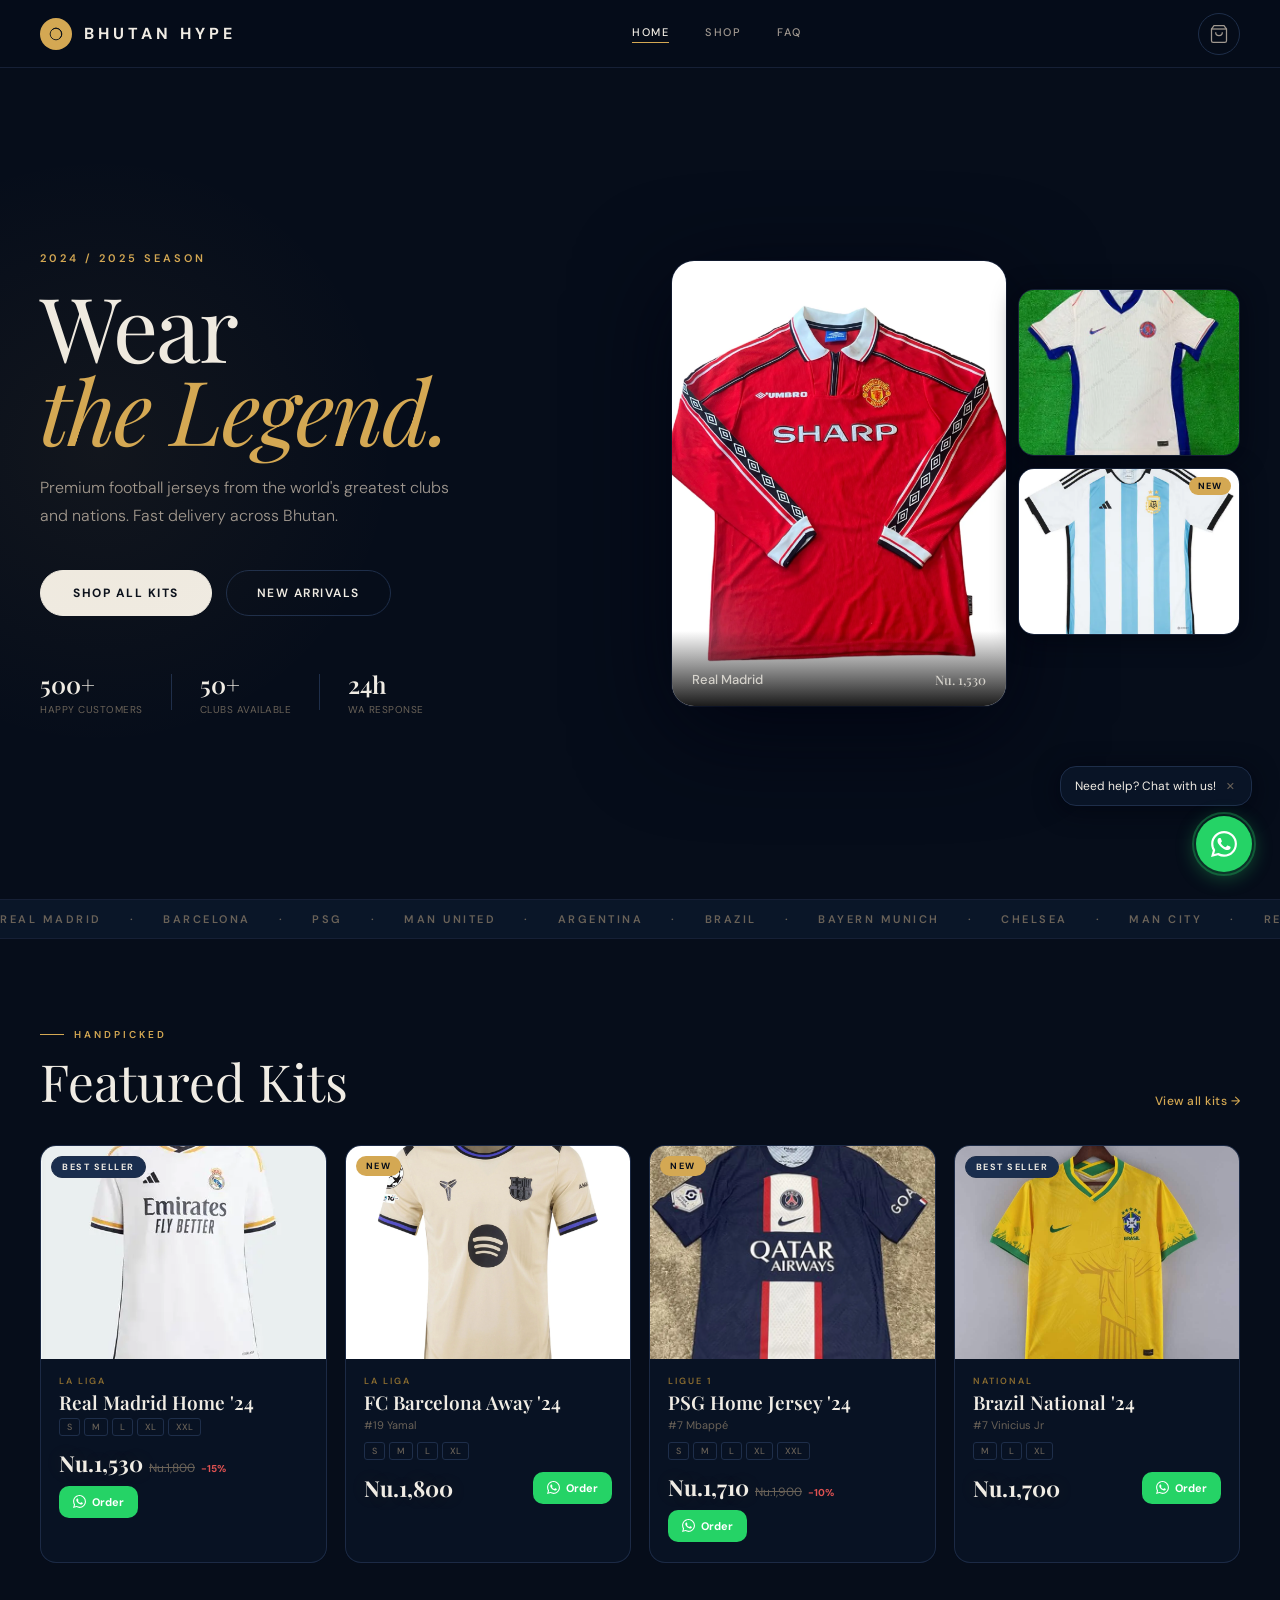
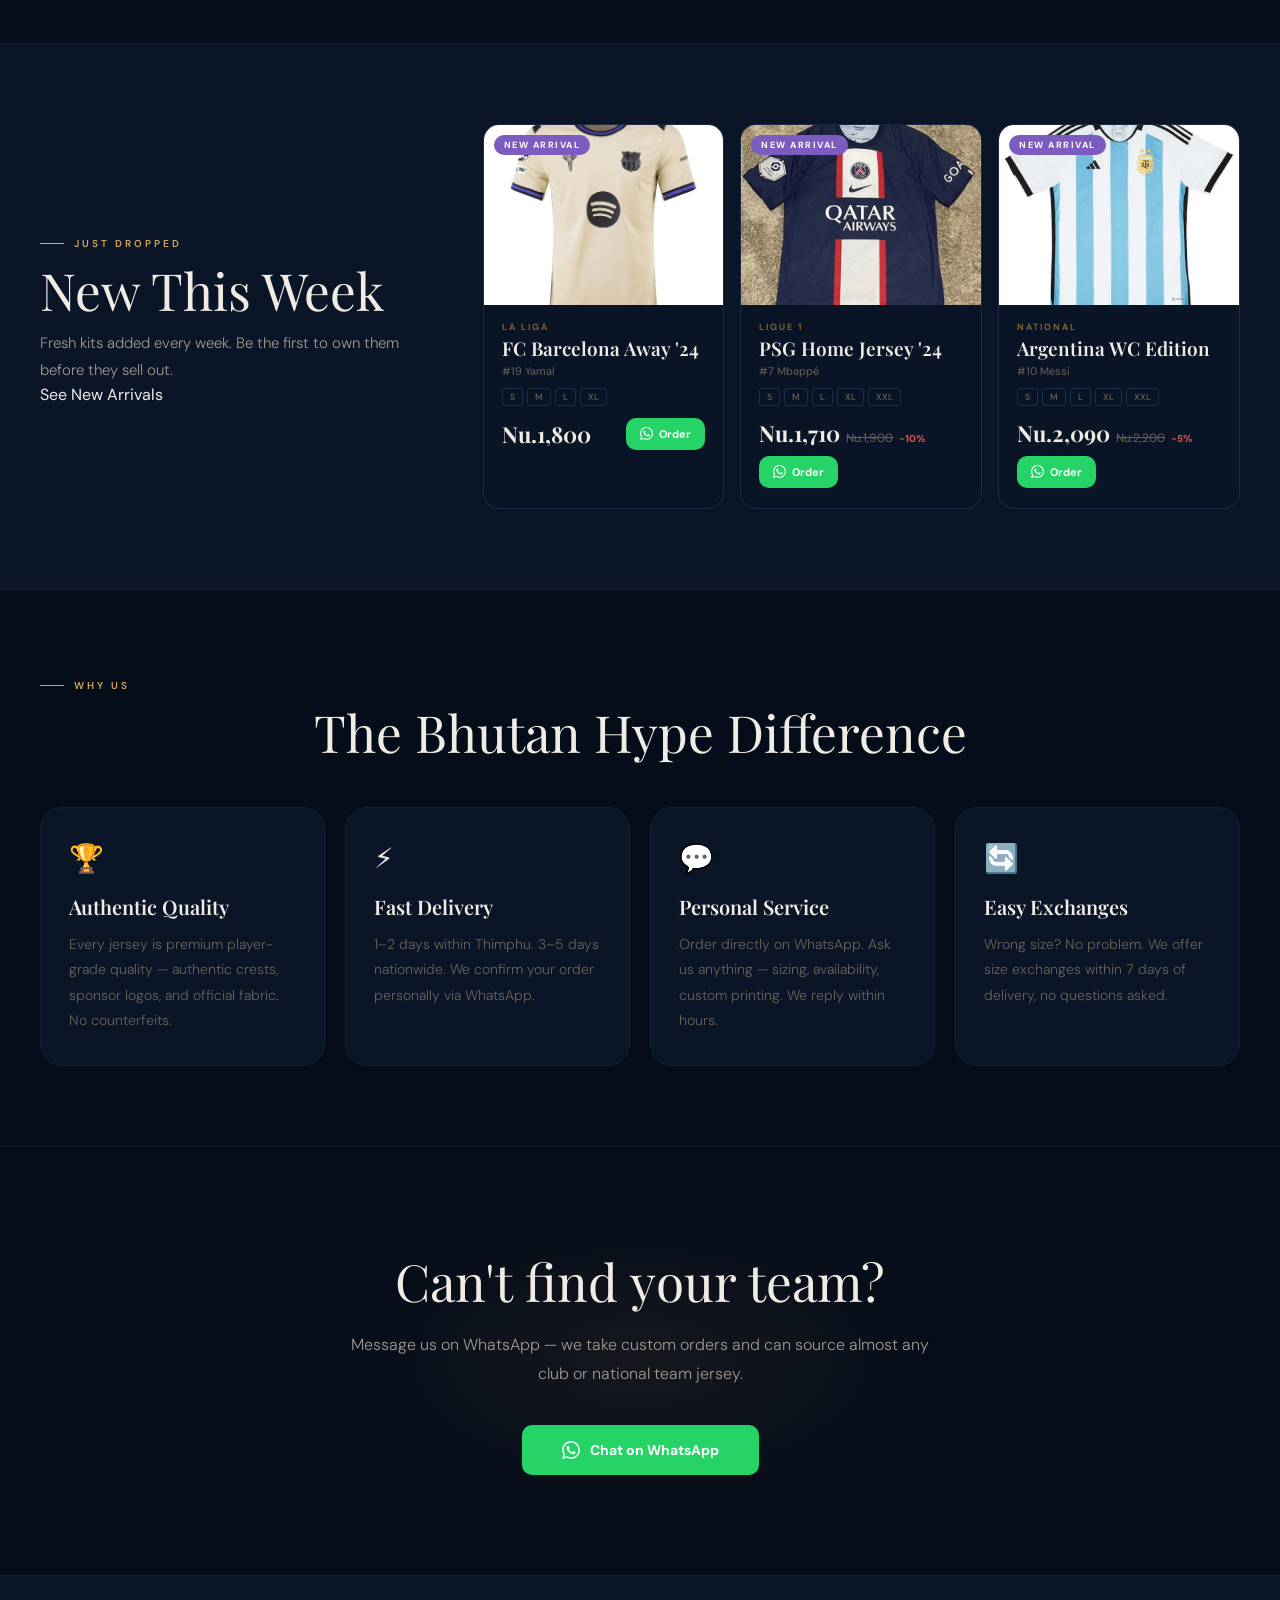
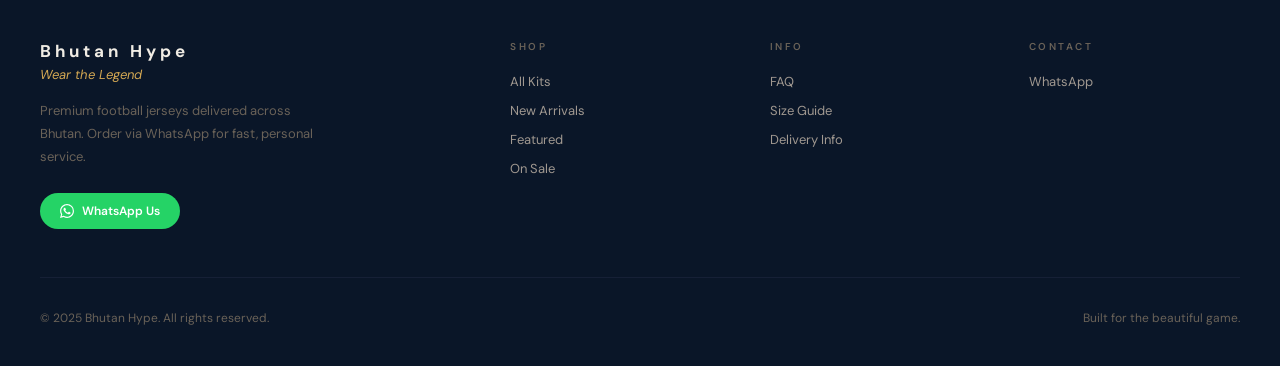
<file: index.html>
<!DOCTYPE html>
<html lang="en">

<head>
  <meta charset="UTF-8" />
  <meta name="viewport" content="width=device-width, initial-scale=1.0" />
  <title>Bhutan Hype — Wear the Legend</title>
  <meta name="description"
    content="Premium football jerseys from top clubs and national teams. Fast delivery across Bhutan. Order via WhatsApp." />
  <link rel="preconnect" href="https://fonts.googleapis.com" />
  <link rel="preconnect" href="https://fonts.gstatic.com" crossorigin />
  <link
    href="https://fonts.googleapis.com/css2?family=Playfair+Display:ital,wght@0,400;0,600;0,700;1,400;1,600&family=DM+Sans:wght@300;400;500;600;700&display=swap"
    rel="stylesheet" />
  <link rel="stylesheet" href="shared.css" />
  <link rel="stylesheet" href="index.css" />
</head>

<body>

  <!-- HEADER -->
  <header class="site-header" id="site-header">
    <div class="header-inner">
      <a href="index.html" class="logo">
        <div class="logo-symbol">
          <svg viewBox="0 0 24 24">
            <circle cx="12" cy="12" r="10" stroke="white" stroke-width="1.5" fill="none" />
            <path d="M12 2a10 10 0 0 1 6.32 17.45M5.68 4.55A10 10 0 0 1 12 2" stroke="white" stroke-width="1.5"
              fill="none" />
          </svg>
        </div>
        <span class="logo-name">Bhutan Hype</span>
      </a>
      <nav class="header-nav">
        <a href="index.html" class="nav-link active">Home</a>
        <a href="shop.html" class="nav-link">Shop</a>
        <a href="faq.html" class="nav-link">FAQ</a>
      </nav>
      <div class="header-right">
        <button class="cart-btn" id="cart-btn" aria-label="Cart">
          <svg viewBox="0 0 24 24" fill="none" stroke="currentColor" stroke-width="1.5" width="20" height="20">
            <path d="M6 2L3 6v14a2 2 0 002 2h14a2 2 0 002-2V6l-3-4z" />
            <line x1="3" y1="6" x2="21" y2="6" />
            <path d="M16 10a4 4 0 01-8 0" />
          </svg>
          <span class="cart-count" id="cart-count">0</span>
        </button>
      </div>
    </div>
  </header>

  <!-- HERO -->
  <section class="hero">
    <div class="hero-left">
      <p class="hero-eyebrow">2024 / 2025 Season</p>
      <h1 class="hero-h1">Wear<br /><em>the Legend.</em></h1>
      <p class="hero-sub">Premium football jerseys from the world's greatest clubs and nations. Fast delivery across
        Bhutan.</p>
      <div class="hero-ctas">
        <a href="shop.html" class="btn-dark">Shop All Kits</a>
        <a href="shop.html?filter=new" class="btn-outline">New Arrivals</a>
      </div>
      <div class="hero-proof">
        <div class="proof-item"><strong>500+</strong><span>Happy customers</span></div>
        <div class="proof-div"></div>
        <div class="proof-item"><strong>50+</strong><span>Clubs available</span></div>
        <div class="proof-div"></div>
        <div class="proof-item"><strong>24h</strong><span>WA response</span></div>
      </div>
    </div>
    <div class="hero-right">
      <div class="hero-img-grid">
        <div class="hig-main">
          <img src="man_u.webp" alt="Featured jersey" loading="eager" />
          <div class="hig-label">
            <span>Real Madrid</span>
            <span class="hig-price">Nu. 1,530</span>
          </div>
        </div>
        <div class="hig-stack">
          <div class="hig-sm">
            <img src="chelsea.webp" alt="Brazil jersey" loading="lazy" />
          </div>
          <div class="hig-sm hig-sm2">
            <img src="argentina.webp" alt="Argentina jersey" loading="lazy" />
            <div class="hig-tag-new">New</div>
          </div>
        </div>
      </div>
    </div>
  </section>

  <!-- MARQUEE STRIP -->
  <div class="marquee-strip">
    <div class="marquee-track">
      <span>Real Madrid</span><span>·</span>
      <span>Barcelona</span><span>·</span>
      <span>PSG</span><span>·</span>
      <span>Man United</span><span>·</span>
      <span>Argentina</span><span>·</span>
      <span>Brazil</span><span>·</span>
      <span>Bayern Munich</span><span>·</span>
      <span>Chelsea</span><span>·</span>
      <span>Man City</span><span>·</span>
      <span>Real Madrid</span><span>·</span>
      <span>Barcelona</span><span>·</span>
      <span>PSG</span><span>·</span>
      <span>Man United</span><span>·</span>
      <span>Argentina</span><span>·</span>
      <span>Brazil</span><span>·</span>
      <span>Bayern Munich</span><span>·</span>
      <span>Chelsea</span><span>·</span>
      <span>Man City</span><span>·</span>
    </div>
  </div>

  <!-- FEATURED KITS -->
  <section class="section-featured">
    <div class="section-top">
      <div>
        <div class="section-label">Handpicked</div>
        <h2 class="section-h2">Featured Kits</h2>
      </div>
      <a href="shop.html" class="see-all">View all kits →</a>
    </div>
    <div class="featured-grid" id="featured-grid">
      <!-- injected by JS -->
    </div>
  </section>

  <!-- NEW ARRIVALS STRIP -->
  <section class="section-new">
    <div class="new-inner">
      <div class="new-text">
        <div class="section-label">Just Dropped</div>
        <h2 class="section-h2">New This Week</h2>
        <p class="new-desc">Fresh kits added every week. Be the first to own them before they sell out.</p>
        <a href="shop.html?filter=new" class="btn-green" style="margin-top:8px;">See New Arrivals</a>
      </div>
      <div class="new-cards" id="new-cards">
        <!-- injected by JS -->
      </div>
    </div>
  </section>

  <!-- WHY Bhutan Hype -->
  <section class="section-why">
    <div class="why-inner">
      <div class="section-label" style="justify-content:center;">Why us</div>
      <h2 class="section-h2" style="text-align:center; margin-bottom:48px;">The Bhutan Hype Difference</h2>
      <div class="why-grid">
        <div class="why-card">
          <div class="why-icon">🏆</div>
          <h3>Authentic Quality</h3>
          <p>Every jersey is premium player-grade quality — authentic crests, sponsor logos, and official fabric. No
            counterfeits.</p>
        </div>
        <div class="why-card">
          <div class="why-icon">⚡</div>
          <h3>Fast Delivery</h3>
          <p>1–2 days within Thimphu. 3–5 days nationwide. We confirm your order personally via WhatsApp.</p>
        </div>
        <div class="why-card">
          <div class="why-icon">💬</div>
          <h3>Personal Service</h3>
          <p>Order directly on WhatsApp. Ask us anything — sizing, availability, custom printing. We reply within hours.
          </p>
        </div>
        <div class="why-card">
          <div class="why-icon">🔄</div>
          <h3>Easy Exchanges</h3>
          <p>Wrong size? No problem. We offer size exchanges within 7 days of delivery, no questions asked.</p>
        </div>
      </div>
    </div>
  </section>

  <!-- CTA BANNER -->
  <section class="section-cta">
    <div class="cta-inner">
      <h2 class="cta-h2">Can't find your team?</h2>
      <p class="cta-sub">Message us on WhatsApp — we take custom orders and can source almost any club or national team
        jersey.</p>
      <a class="btn-wa cta-wa-btn" id="cta-wa" href="#">
        <svg viewBox="0 0 24 24" fill="currentColor" width="18" height="18">
          <path
            d="M17.472 14.382c-.297-.149-1.758-.867-2.03-.967-.273-.099-.471-.148-.67.15-.197.297-.767.966-.94 1.164-.173.199-.347.223-.644.075-.297-.15-1.255-.463-2.39-1.475-.883-.788-1.48-1.761-1.653-2.059-.173-.297-.018-.458.13-.606.134-.133.298-.347.446-.52.149-.174.198-.298.298-.497.099-.198.05-.371-.025-.52-.075-.149-.669-1.612-.916-2.207-.242-.579-.487-.5-.669-.51-.173-.008-.371-.01-.57-.01-.198 0-.52.074-.792.372-.272.297-1.04 1.016-1.04 2.479 0 1.462 1.065 2.875 1.213 3.074.149.198 2.096 3.2 5.077 4.487.709.306 1.262.489 1.694.625.712.227 1.36.195 1.871.118.571-.085 1.758-.719 2.006-1.413.248-.694.248-1.289.173-1.413-.074-.124-.272-.198-.57-.347m-5.421 7.403h-.004a9.87 9.87 0 01-5.031-1.378l-.361-.214-3.741.982.998-3.648-.235-.374a9.86 9.86 0 01-1.51-5.26c.001-5.45 4.436-9.884 9.888-9.884 2.64 0 5.122 1.03 6.988 2.898a9.825 9.825 0 012.893 6.994c-.003 5.45-4.437 9.884-9.885 9.884m8.413-18.297A11.815 11.815 0 0012.05 0C5.495 0 .16 5.335.157 11.892c0 2.096.547 4.142 1.588 5.945L.057 24l6.305-1.654a11.882 11.882 0 005.683 1.448h.005c6.554 0 11.89-5.335 11.893-11.893a11.821 11.821 0 00-3.48-8.413z" />
        </svg>
        Chat on WhatsApp
      </a>
    </div>
  </section>

  <!-- FOOTER -->
  <footer class="site-footer">
    <div class="footer-inner">
      <div class="footer-brand">
        <div class="footer-logo-wrap">
          <div class="footer-logo-name">Bhutan Hype</div>
          <div class="footer-tagline">Wear the Legend</div>
        </div>
        <p class="footer-desc">Premium football jerseys delivered across Bhutan. Order via WhatsApp for fast, personal
          service.</p>
        <a class="footer-wa" id="footer-wa" href="#">
          <svg viewBox="0 0 24 24" fill="currentColor" width="14" height="14">
            <path
              d="M17.472 14.382c-.297-.149-1.758-.867-2.03-.967-.273-.099-.471-.148-.67.15-.197.297-.767.966-.94 1.164-.173.199-.347.223-.644.075-.297-.15-1.255-.463-2.39-1.475-.883-.788-1.48-1.761-1.653-2.059-.173-.297-.018-.458.13-.606.134-.133.298-.347.446-.52.149-.174.198-.298.298-.497.099-.198.05-.371-.025-.52-.075-.149-.669-1.612-.916-2.207-.242-.579-.487-.5-.669-.51-.173-.008-.371-.01-.57-.01-.198 0-.52.074-.792.372-.272.297-1.04 1.016-1.04 2.479 0 1.462 1.065 2.875 1.213 3.074.149.198 2.096 3.2 5.077 4.487.709.306 1.262.489 1.694.625.712.227 1.36.195 1.871.118.571-.085 1.758-.719 2.006-1.413.248-.694.248-1.289.173-1.413-.074-.124-.272-.198-.57-.347m-5.421 7.403h-.004a9.87 9.87 0 01-5.031-1.378l-.361-.214-3.741.982.998-3.648-.235-.374a9.86 9.86 0 01-1.51-5.26c.001-5.45 4.436-9.884 9.888-9.884 2.64 0 5.122 1.03 6.988 2.898a9.825 9.825 0 012.893 6.994c-.003 5.45-4.437 9.884-9.885 9.884m8.413-18.297A11.815 11.815 0 0012.05 0C5.495 0 .16 5.335.157 11.892c0 2.096.547 4.142 1.588 5.945L.057 24l6.305-1.654a11.882 11.882 0 005.683 1.448h.005c6.554 0 11.89-5.335 11.893-11.893a11.821 11.821 0 00-3.48-8.413z" />
          </svg>
          WhatsApp Us
        </a>
      </div>
      <div class="footer-col">
        <h4>Shop</h4>
        <a href="shop.html">All Kits</a>
        <a href="shop.html?filter=new">New Arrivals</a>
        <a href="shop.html?filter=featured">Featured</a>
        <a href="shop.html?filter=sale">On Sale</a>
      </div>
      <div class="footer-col">
        <h4>Info</h4>
        <a href="faq.html">FAQ</a>
        <a href="faq.html#size-guide">Size Guide</a>
        <a href="faq.html#delivery">Delivery Info</a>
      </div>
      <div class="footer-col">
        <h4>Contact</h4>
        <a href="#" id="footer-wa2">WhatsApp</a>
      </div>
    </div>
    <div class="footer-bottom">
      <span>© 2025 Bhutan Hype. All rights reserved.</span>
      <span>Built for the beautiful game.</span>
    </div>
  </footer>

  <!-- CART DRAWER -->
  <div class="cart-overlay" id="cart-overlay">
    <div class="cart-drawer">
      <div class="cart-head">
        <h3>Your Cart</h3>
        <button class="cart-x" id="cart-close">
          <svg viewBox="0 0 24 24" fill="none" stroke="currentColor" stroke-width="2" width="16" height="16">
            <path d="M18 6L6 18M6 6l12 12" />
          </svg>
        </button>
      </div>
      <div class="cart-body" id="cart-body">
        <div class="cart-empty-state">
          <svg viewBox="0 0 24 24" fill="none" stroke="currentColor" stroke-width="1.5" width="48" height="48">
            <path d="M6 2L3 6v14a2 2 0 002 2h14a2 2 0 002-2V6l-3-4z" />
            <line x1="3" y1="6" x2="21" y2="6" />
            <path d="M16 10a4 4 0 01-8 0" />
          </svg>
          <p>Your cart is empty</p>
          <a href="shop.html" class="btn-outline" style="font-size:11px;padding:10px 20px;">Browse Kits</a>
        </div>
      </div>
      <div class="cart-foot" id="cart-foot" style="display:none;">
        <div class="cart-total"><span>Subtotal</span><span class="cart-total-val" id="cart-total">Nu. 0</span></div>
        <p class="cart-ship" id="cart-ship"></p>
        <button class="btn-wa" id="cart-wa-btn">
          <svg viewBox="0 0 24 24" fill="currentColor" width="18" height="18">
            <path
              d="M17.472 14.382c-.297-.149-1.758-.867-2.03-.967-.273-.099-.471-.148-.67.15-.197.297-.767.966-.94 1.164-.173.199-.347.223-.644.075-.297-.15-1.255-.463-2.39-1.475-.883-.788-1.48-1.761-1.653-2.059-.173-.297-.018-.458.13-.606.134-.133.298-.347.446-.52.149-.174.198-.298.298-.497.099-.198.05-.371-.025-.52-.075-.149-.669-1.612-.916-2.207-.242-.579-.487-.5-.669-.51-.173-.008-.371-.01-.57-.01-.198 0-.52.074-.792.372-.272.297-1.04 1.016-1.04 2.479 0 1.462 1.065 2.875 1.213 3.074.149.198 2.096 3.2 5.077 4.487.709.306 1.262.489 1.694.625.712.227 1.36.195 1.871.118.571-.085 1.758-.719 2.006-1.413.248-.694.248-1.289.173-1.413-.074-.124-.272-.198-.57-.347m-5.421 7.403h-.004a9.87 9.87 0 01-5.031-1.378l-.361-.214-3.741.982.998-3.648-.235-.374a9.86 9.86 0 01-1.51-5.26c.001-5.45 4.436-9.884 9.888-9.884 2.64 0 5.122 1.03 6.988 2.898a9.825 9.825 0 012.893 6.994c-.003 5.45-4.437 9.884-9.885 9.884m8.413-18.297A11.815 11.815 0 0012.05 0C5.495 0 .16 5.335.157 11.892c0 2.096.547 4.142 1.588 5.945L.057 24l6.305-1.654a11.882 11.882 0 005.683 1.448h.005c6.554 0 11.89-5.335 11.893-11.893a11.821 11.821 0 00-3.48-8.413z" />
          </svg>
          Order All on WhatsApp
        </button>
        <button class="btn-clear" id="cart-clear">Clear cart</button>
      </div>
    </div>
  </div>

  <!-- WA BUBBLE -->
  <div class="wa-wrap">
    <div class="wa-tip" id="wa-tip">
      <span>Need help? Chat with us!</span>
      <button class="wa-tip-x" id="wa-tip-x">✕</button>
    </div>
    <a class="wa-fab" id="wa-fab" href="#" target="_blank" rel="noopener" aria-label="WhatsApp">
      <svg viewBox="0 0 24 24" fill="currentColor" width="26" height="26">
        <path
          d="M17.472 14.382c-.297-.149-1.758-.867-2.03-.967-.273-.099-.471-.148-.67.15-.197.297-.767.966-.94 1.164-.173.199-.347.223-.644.075-.297-.15-1.255-.463-2.39-1.475-.883-.788-1.48-1.761-1.653-2.059-.173-.297-.018-.458.13-.606.134-.133.298-.347.446-.52.149-.174.198-.298.298-.497.099-.198.05-.371-.025-.52-.075-.149-.669-1.612-.916-2.207-.242-.579-.487-.5-.669-.51-.173-.008-.371-.01-.57-.01-.198 0-.52.074-.792.372-.272.297-1.04 1.016-1.04 2.479 0 1.462 1.065 2.875 1.213 3.074.149.198 2.096 3.2 5.077 4.487.709.306 1.262.489 1.694.625.712.227 1.36.195 1.871.118.571-.085 1.758-.719 2.006-1.413.248-.694.248-1.289.173-1.413-.074-.124-.272-.198-.57-.347m-5.421 7.403h-.004a9.87 9.87 0 01-5.031-1.378l-.361-.214-3.741.982.998-3.648-.235-.374a9.86 9.86 0 01-1.51-5.26c.001-5.45 4.436-9.884 9.888-9.884 2.64 0 5.122 1.03 6.988 2.898a9.825 9.825 0 012.893 6.994c-.003 5.45-4.437 9.884-9.885 9.884m8.413-18.297A11.815 11.815 0 0012.05 0C5.495 0 .16 5.335.157 11.892c0 2.096.547 4.142 1.588 5.945L.057 24l6.305-1.654a11.882 11.882 0 005.683 1.448h.005c6.554 0 11.89-5.335 11.893-11.893a11.821 11.821 0 00-3.48-8.413z" />
      </svg>
      <span class="wa-ring"></span>
    </a>
  </div>

  <div class="toast" id="toast"></div>
  <script src="products.js"></script>
  <script src="shared.js"></script>
  <script src="index.js"></script>
</body>

</html>
</file>
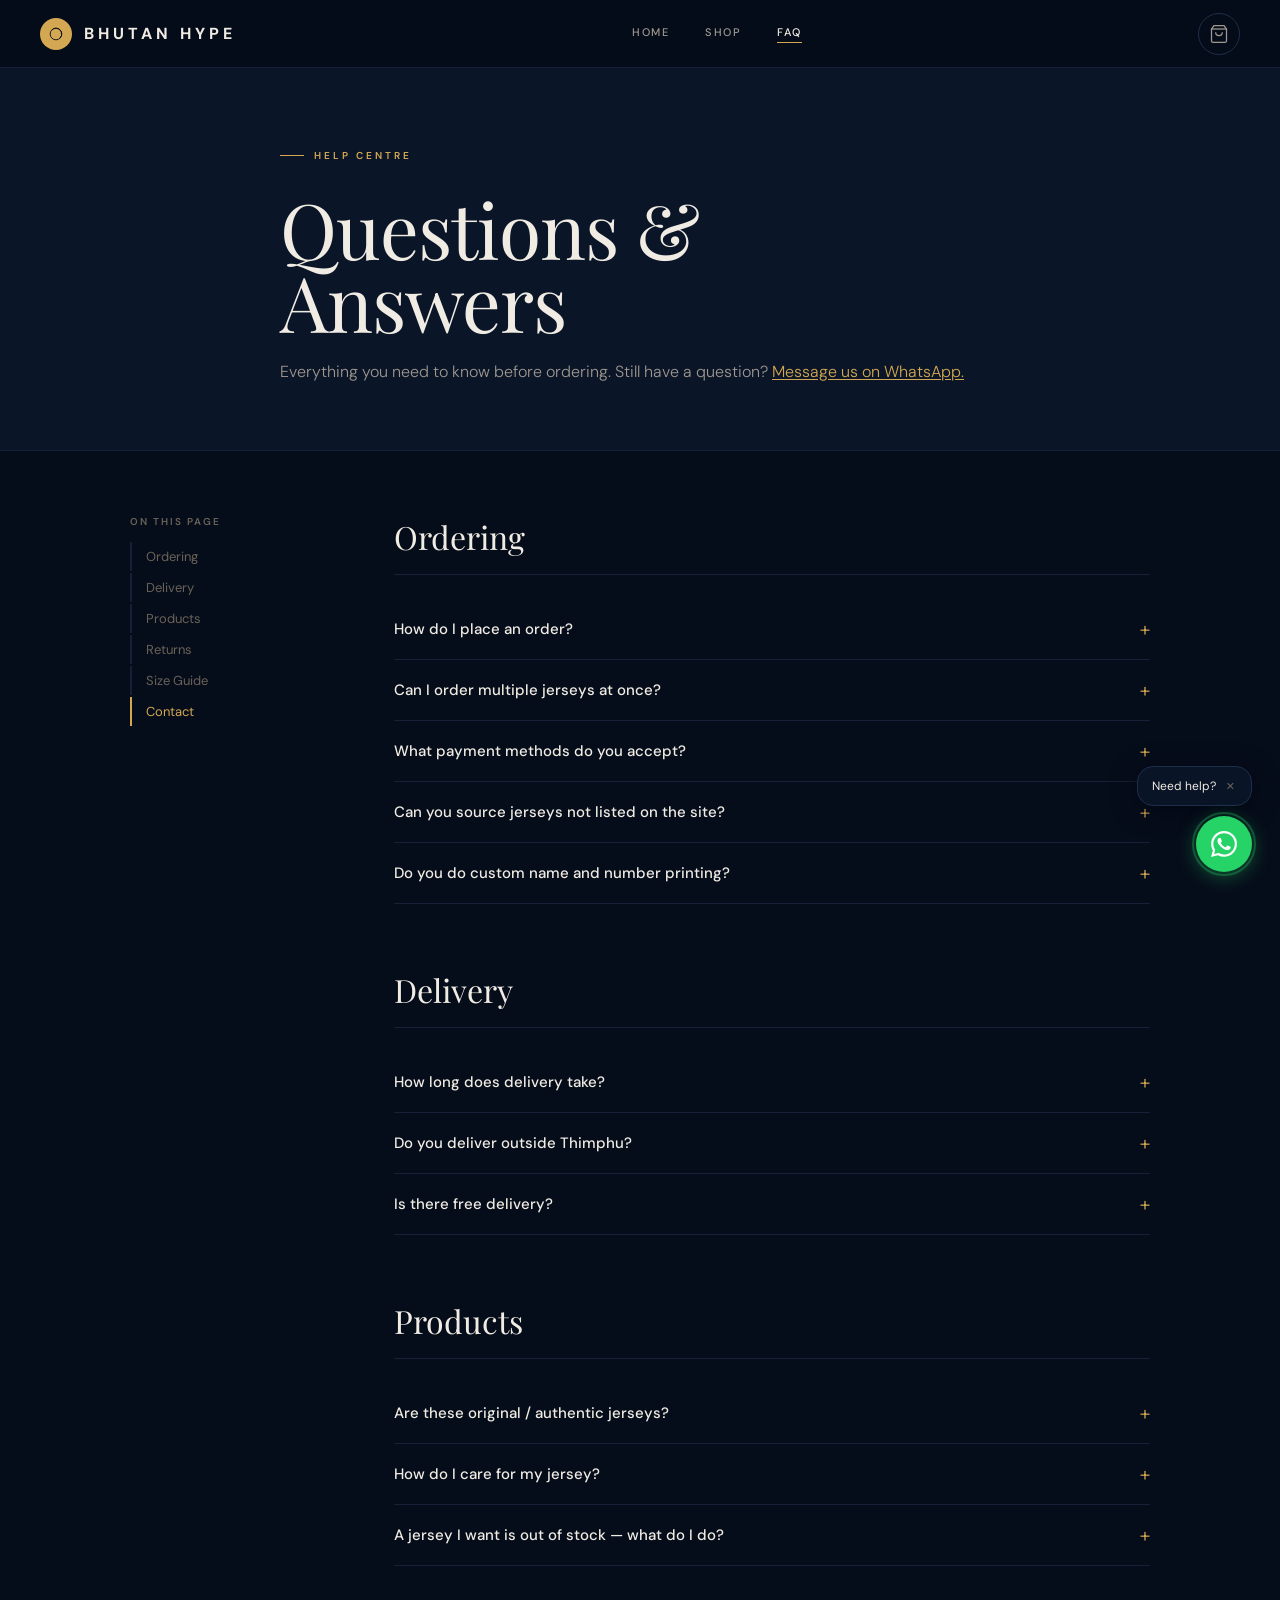
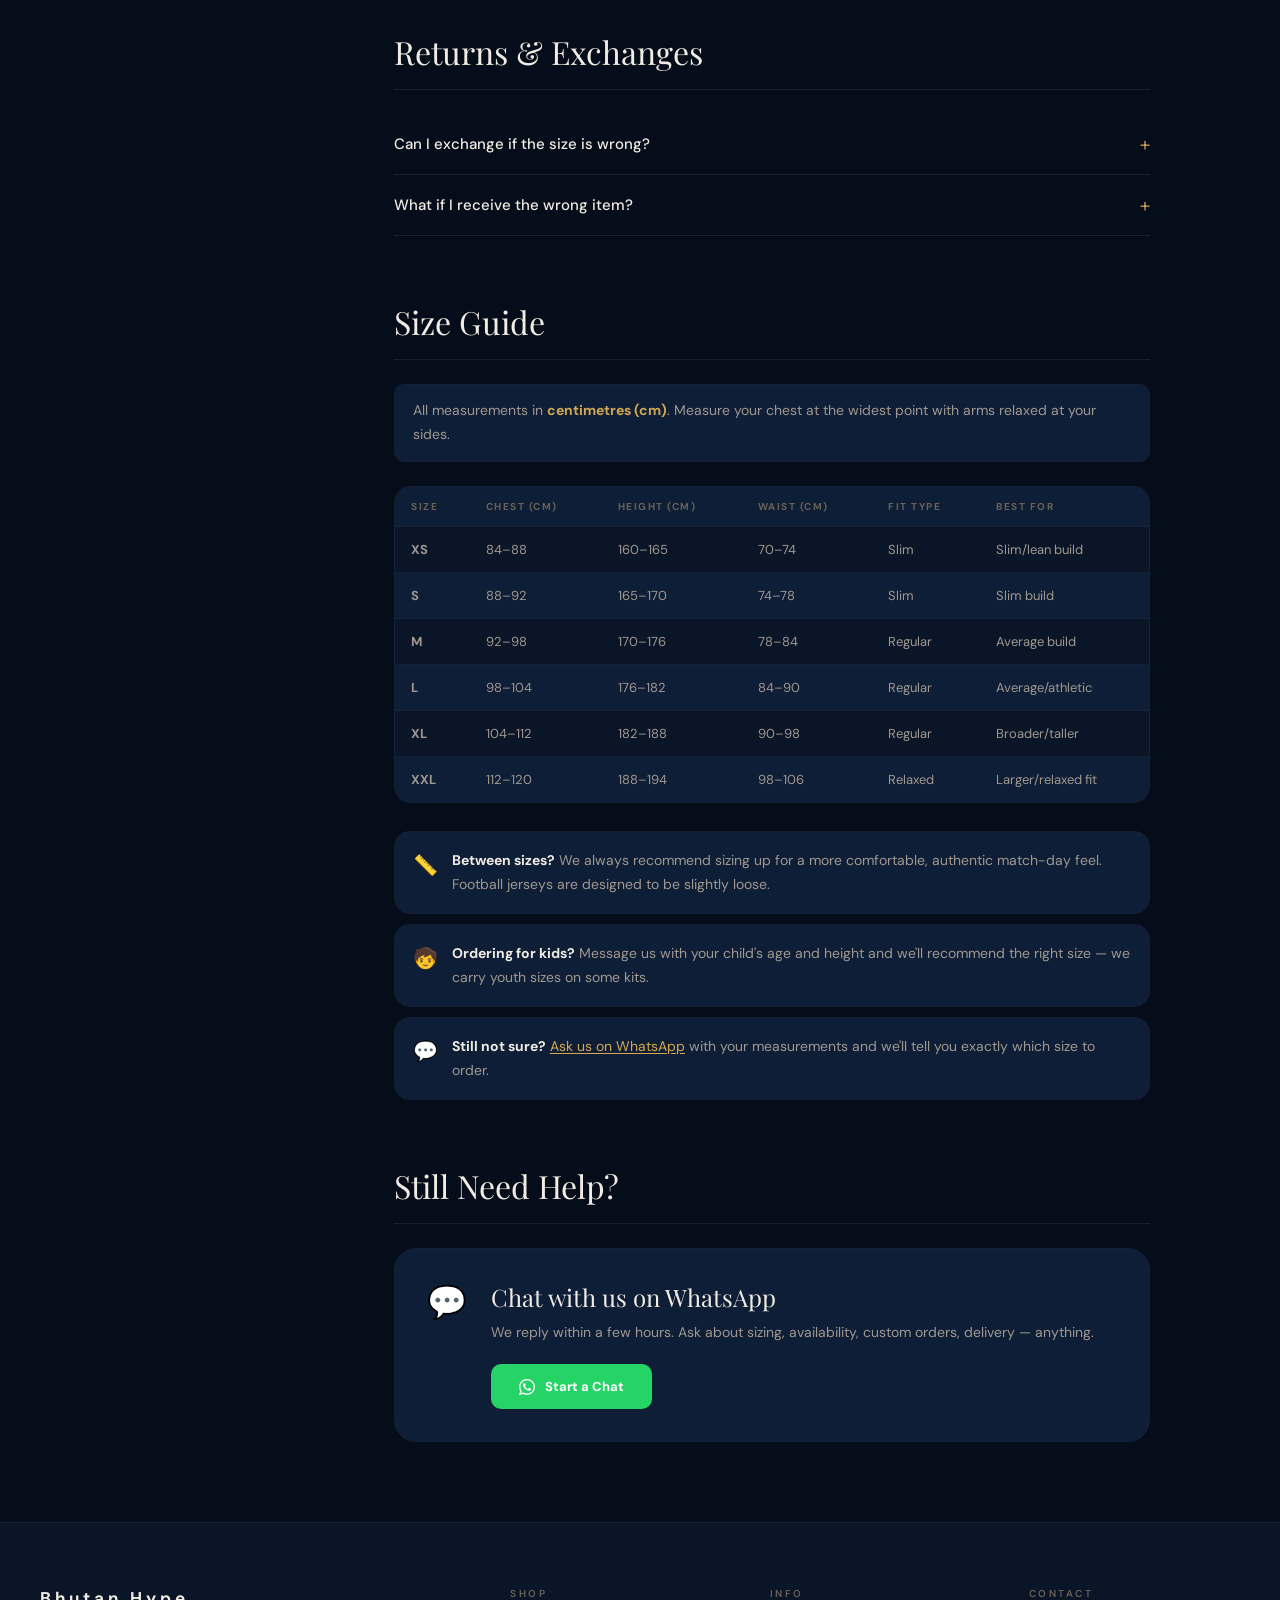
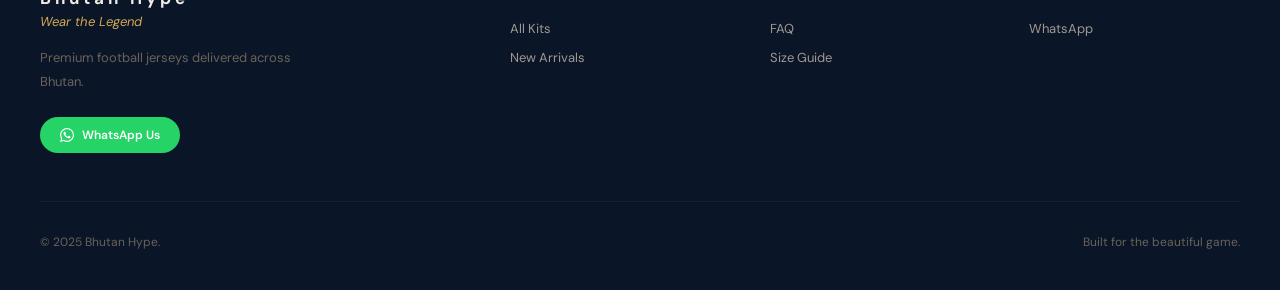
<file: faq.html>
<!DOCTYPE html>
<html lang="en">

<head>
  <meta charset="UTF-8" />
  <meta name="viewport" content="width=device-width, initial-scale=1.0" />
  <title>FAQ & Size Guide — Bhutan Hype</title>
  <link rel="preconnect" href="https://fonts.googleapis.com" />
  <link rel="preconnect" href="https://fonts.gstatic.com" crossorigin />
  <link
    href="https://fonts.googleapis.com/css2?family=Playfair+Display:ital,wght@0,400;0,600;0,700;1,400;1,600&family=DM+Sans:wght@300;400;500;600;700&display=swap"
    rel="stylesheet" />
  <link rel="stylesheet" href="shared.css" />
  <link rel="stylesheet" href="faq.css" />
</head>

<body>

  <header class="site-header" id="site-header">
    <div class="header-inner">
      <a href="index.html" class="logo">
        <div class="logo-symbol">
          <svg viewBox="0 0 24 24">
            <circle cx="12" cy="12" r="10" stroke="white" stroke-width="1.5" fill="none" />
            <path d="M12 2a10 10 0 0 1 6.32 17.45M5.68 4.55A10 10 0 0 1 12 2" stroke="white" stroke-width="1.5"
              fill="none" />
          </svg>
        </div>
        <span class="logo-name">Bhutan Hype</span>
      </a>
      <nav class="header-nav">
        <a href="index.html" class="nav-link">Home</a>
        <a href="shop.html" class="nav-link">Shop</a>
        <a href="faq.html" class="nav-link active">FAQ</a>
      </nav>
      <div class="header-right">
        <button class="cart-btn" id="cart-btn" aria-label="Cart">
          <svg viewBox="0 0 24 24" fill="none" stroke="currentColor" stroke-width="1.5" width="20" height="20">
            <path d="M6 2L3 6v14a2 2 0 002 2h14a2 2 0 002-2V6l-3-4z" />
            <line x1="3" y1="6" x2="21" y2="6" />
            <path d="M16 10a4 4 0 01-8 0" />
          </svg>
          <span class="cart-count" id="cart-count">0</span>
        </button>
      </div>
    </div>
  </header>

  <!-- PAGE HERO -->
  <div class="faq-hero">
    <div class="faq-hero-inner">
      <div class="section-label">Help Centre</div>
      <h1 class="faq-hero-title">Questions &amp;<br />Answers</h1>
      <p class="faq-hero-sub">Everything you need to know before ordering. Still have a question? <a
          class="faq-wa-inline" id="faq-wa-inline" href="#">Message us on WhatsApp.</a></p>
    </div>
  </div>

  <!-- MAIN CONTENT -->
  <div class="faq-layout">

    <!-- STICKY NAV -->
    <nav class="faq-nav">
      <h3 class="faq-nav-title">On this page</h3>
      <a href="#ordering" class="faq-nav-link">Ordering</a>
      <a href="#delivery" class="faq-nav-link">Delivery</a>
      <a href="#products" class="faq-nav-link">Products</a>
      <a href="#returns" class="faq-nav-link">Returns</a>
      <a href="#size-guide" class="faq-nav-link">Size Guide</a>
      <a href="#contact" class="faq-nav-link">Contact</a>
    </nav>

    <div class="faq-content">

      <!-- ORDERING -->
      <section class="faq-group" id="ordering">
        <h2 class="faq-group-title">Ordering</h2>
        <div class="faq-list">
          <div class="faq-item">
            <button class="faq-q" aria-expanded="false">How do I place an order? <span
                class="faq-plus">+</span></button>
            <div class="faq-a">
              <p>Tap "Order on WhatsApp" on any jersey, select your size, and a pre-filled message opens in WhatsApp.
                Send it, and we'll confirm your order, check stock, and arrange delivery — all through WhatsApp. It
                takes less than 2 minutes.</p>
            </div>
          </div>
          <div class="faq-item">
            <button class="faq-q" aria-expanded="false">Can I order multiple jerseys at once? <span
                class="faq-plus">+</span></button>
            <div class="faq-a">
              <p>Yes! Add items to your cart using the "Add to Cart" button, then tap "Order All on WhatsApp" from the
                cart. We'll receive a single message with your full order and handle everything in one conversation.</p>
            </div>
          </div>
          <div class="faq-item">
            <button class="faq-q" aria-expanded="false">What payment methods do you accept? <span
                class="faq-plus">+</span></button>
            <div class="faq-a">
              <p>Cash on delivery for Thimphu orders. For outstation, we accept mBoB, BNB Pay, or bank transfer before
                dispatch. Payment details are shared when you confirm your order on WhatsApp.</p>
            </div>
          </div>
          <div class="faq-item">
            <button class="faq-q" aria-expanded="false">Can you source jerseys not listed on the site? <span
                class="faq-plus">+</span></button>
            <div class="faq-a">
              <p>Absolutely. We can source almost any club or national team jersey. Message us on WhatsApp with the
                team, season, and kit type (home/away/third) and we'll check availability and pricing for you.</p>
            </div>
          </div>
          <div class="faq-item">
            <button class="faq-q" aria-expanded="false">Do you do custom name and number printing? <span
                class="faq-plus">+</span></button>
            <div class="faq-a">
              <p>Yes! We offer custom name and number printing on most jerseys for an additional charge. Message us with
                the name, number, font style, and jersey — we'll get back to you with pricing and turnaround time
                (typically 2–3 extra days).</p>
            </div>
          </div>
        </div>
      </section>

      <!-- DELIVERY -->
      <section class="faq-group" id="delivery">
        <h2 class="faq-group-title">Delivery</h2>
        <div class="faq-list">
          <div class="faq-item">
            <button class="faq-q" aria-expanded="false">How long does delivery take? <span
                class="faq-plus">+</span></button>
            <div class="faq-a">
              <p>Within Thimphu: 1–2 days. Other dzongkhags: 3–5 days via domestic courier. We confirm the exact
                timeline when you order. For urgent orders, let us know and we'll do our best to prioritise.</p>
            </div>
          </div>
          <div class="faq-item">
            <button class="faq-q" aria-expanded="false">Do you deliver outside Thimphu? <span
                class="faq-plus">+</span></button>
            <div class="faq-a">
              <p>Yes — we deliver nationwide across all 20 dzongkhags. Delivery charges may apply. Message us with your
                location and we'll confirm availability and cost before you pay.</p>
            </div>
          </div>
          <div class="faq-item">
            <button class="faq-q" aria-expanded="false">Is there free delivery? <span class="faq-plus">+</span></button>
            <div class="faq-a">
              <p>Yes! Orders above Nu. 2,000 qualify for free delivery within Thimphu. For outstation orders, free
                delivery may apply on larger orders — ask us on WhatsApp.</p>
            </div>
          </div>
        </div>
      </section>

      <!-- PRODUCTS -->
      <section class="faq-group" id="products">
        <h2 class="faq-group-title">Products</h2>
        <div class="faq-list">
          <div class="faq-item">
            <button class="faq-q" aria-expanded="false">Are these original / authentic jerseys? <span
                class="faq-plus">+</span></button>
            <div class="faq-a">
              <p>Yes. All our jerseys are premium player-grade quality with authentic club crests, official sponsor
                logos, and professional fabric — the same quality worn by players. We source from trusted suppliers and
                don't sell counterfeits.</p>
            </div>
          </div>
          <div class="faq-item">
            <button class="faq-q" aria-expanded="false">How do I care for my jersey? <span
                class="faq-plus">+</span></button>
            <div class="faq-a">
              <p>Machine wash cold (30°C max) on a gentle cycle. Do not tumble dry — hang dry in the shade. Do not iron
                directly on crests or printed areas. Turn inside out before washing to preserve colours and badge
                quality.</p>
            </div>
          </div>
          <div class="faq-item">
            <button class="faq-q" aria-expanded="false">A jersey I want is out of stock — what do I do? <span
                class="faq-plus">+</span></button>
            <div class="faq-a">
              <p>Click "Notify Me When Back in Stock" on the product page. It opens WhatsApp with a pre-filled message.
                We'll contact you as soon as it's available again. We also restock popular jerseys regularly, so check
                back weekly.</p>
            </div>
          </div>
        </div>
      </section>

      <!-- RETURNS -->
      <section class="faq-group" id="returns">
        <h2 class="faq-group-title">Returns &amp; Exchanges</h2>
        <div class="faq-list">
          <div class="faq-item">
            <button class="faq-q" aria-expanded="false">Can I exchange if the size is wrong? <span
                class="faq-plus">+</span></button>
            <div class="faq-a">
              <p>Yes — size exchanges within 7 days of delivery, as long as the jersey is unworn and in its original
                condition. Message us on WhatsApp and we'll arrange the swap. We recommend using our Size Guide below
                before ordering to get the right fit first time.</p>
            </div>
          </div>
          <div class="faq-item">
            <button class="faq-q" aria-expanded="false">What if I receive the wrong item? <span
                class="faq-plus">+</span></button>
            <div class="faq-a">
              <p>We're sorry if that happens! Message us immediately on WhatsApp with a photo and we'll send the correct
                item as soon as possible at no extra charge.</p>
            </div>
          </div>
        </div>
      </section>

      <!-- SIZE GUIDE -->
      <section class="faq-group" id="size-guide">
        <h2 class="faq-group-title">Size Guide</h2>
        <p class="sg-intro">All measurements in <strong>centimetres (cm)</strong>. Measure your chest at the widest
          point with arms relaxed at your sides.</p>
        <div class="sg-table-wrap">
          <table class="sg-full-table">
            <thead>
              <tr>
                <th>Size</th>
                <th>Chest (cm)</th>
                <th>Height (cm)</th>
                <th>Waist (cm)</th>
                <th>Fit Type</th>
                <th>Best For</th>
              </tr>
            </thead>
            <tbody>
              <tr>
                <td class="sz-key">XS</td>
                <td>84–88</td>
                <td>160–165</td>
                <td>70–74</td>
                <td>Slim</td>
                <td>Slim/lean build</td>
              </tr>
              <tr>
                <td class="sz-key">S</td>
                <td>88–92</td>
                <td>165–170</td>
                <td>74–78</td>
                <td>Slim</td>
                <td>Slim build</td>
              </tr>
              <tr>
                <td class="sz-key">M</td>
                <td>92–98</td>
                <td>170–176</td>
                <td>78–84</td>
                <td>Regular</td>
                <td>Average build</td>
              </tr>
              <tr>
                <td class="sz-key">L</td>
                <td>98–104</td>
                <td>176–182</td>
                <td>84–90</td>
                <td>Regular</td>
                <td>Average/athletic</td>
              </tr>
              <tr>
                <td class="sz-key">XL</td>
                <td>104–112</td>
                <td>182–188</td>
                <td>90–98</td>
                <td>Regular</td>
                <td>Broader/taller</td>
              </tr>
              <tr>
                <td class="sz-key">XXL</td>
                <td>112–120</td>
                <td>188–194</td>
                <td>98–106</td>
                <td>Relaxed</td>
                <td>Larger/relaxed fit</td>
              </tr>
            </tbody>
          </table>
        </div>
        <div class="sg-advice">
          <div class="sg-advice-card">
            <span class="sg-advice-icon">📏</span>
            <div><strong>Between sizes?</strong> We always recommend sizing up for a more comfortable, authentic
              match-day feel. Football jerseys are designed to be slightly loose.</div>
          </div>
          <div class="sg-advice-card">
            <span class="sg-advice-icon">🧒</span>
            <div><strong>Ordering for kids?</strong> Message us with your child's age and height and we'll recommend the
              right size — we carry youth sizes on some kits.</div>
          </div>
          <div class="sg-advice-card">
            <span class="sg-advice-icon">💬</span>
            <div><strong>Still not sure?</strong> <a class="faq-wa-inline" id="sg-wa-link" href="#">Ask us on
                WhatsApp</a> with your measurements and we'll tell you exactly which size to order.</div>
          </div>
        </div>
      </section>

      <!-- CONTACT -->
      <section class="faq-group" id="contact">
        <h2 class="faq-group-title">Still Need Help?</h2>
        <div class="contact-card">
          <div class="contact-icon">💬</div>
          <div>
            <h3>Chat with us on WhatsApp</h3>
            <p>We reply within a few hours. Ask about sizing, availability, custom orders, delivery — anything.</p>
            <a class="btn-wa contact-wa-btn" id="contact-wa" href="#">
              <svg viewBox="0 0 24 24" fill="currentColor" width="16" height="16">
                <path
                  d="M17.472 14.382c-.297-.149-1.758-.867-2.03-.967-.273-.099-.471-.148-.67.15-.197.297-.767.966-.94 1.164-.173.199-.347.223-.644.075-.297-.15-1.255-.463-2.39-1.475-.883-.788-1.48-1.761-1.653-2.059-.173-.297-.018-.458.13-.606.134-.133.298-.347.446-.52.149-.174.198-.298.298-.497.099-.198.05-.371-.025-.52-.075-.149-.669-1.612-.916-2.207-.242-.579-.487-.5-.669-.51-.173-.008-.371-.01-.57-.01-.198 0-.52.074-.792.372-.272.297-1.04 1.016-1.04 2.479 0 1.462 1.065 2.875 1.213 3.074.149.198 2.096 3.2 5.077 4.487.709.306 1.262.489 1.694.625.712.227 1.36.195 1.871.118.571-.085 1.758-.719 2.006-1.413.248-.694.248-1.289.173-1.413-.074-.124-.272-.198-.57-.347m-5.421 7.403h-.004a9.87 9.87 0 01-5.031-1.378l-.361-.214-3.741.982.998-3.648-.235-.374a9.86 9.86 0 01-1.51-5.26c.001-5.45 4.436-9.884 9.888-9.884 2.64 0 5.122 1.03 6.988 2.898a9.825 9.825 0 012.893 6.994c-.003 5.45-4.437 9.884-9.885 9.884m8.413-18.297A11.815 11.815 0 0012.05 0C5.495 0 .16 5.335.157 11.892c0 2.096.547 4.142 1.588 5.945L.057 24l6.305-1.654a11.882 11.882 0 005.683 1.448h.005c6.554 0 11.89-5.335 11.893-11.893a11.821 11.821 0 00-3.48-8.413z" />
              </svg>
              Start a Chat
            </a>
          </div>
        </div>
      </section>

    </div>
  </div>

  <!-- FOOTER -->
  <footer class="site-footer">
    <div class="footer-inner">
      <div class="footer-brand">
        <div class="footer-logo-wrap">
          <div class="footer-logo-name">Bhutan Hype</div>
          <div class="footer-tagline">Wear the Legend</div>
        </div>
        <p class="footer-desc">Premium football jerseys delivered across Bhutan.</p>
        <a class="footer-wa" id="footer-wa" href="#"><svg viewBox="0 0 24 24" fill="currentColor" width="14"
            height="14">
            <path
              d="M17.472 14.382c-.297-.149-1.758-.867-2.03-.967-.273-.099-.471-.148-.67.15-.197.297-.767.966-.94 1.164-.173.199-.347.223-.644.075-.297-.15-1.255-.463-2.39-1.475-.883-.788-1.48-1.761-1.653-2.059-.173-.297-.018-.458.13-.606.134-.133.298-.347.446-.52.149-.174.198-.298.298-.497.099-.198.05-.371-.025-.52-.075-.149-.669-1.612-.916-2.207-.242-.579-.487-.5-.669-.51-.173-.008-.371-.01-.57-.01-.198 0-.52.074-.792.372-.272.297-1.04 1.016-1.04 2.479 0 1.462 1.065 2.875 1.213 3.074.149.198 2.096 3.2 5.077 4.487.709.306 1.262.489 1.694.625.712.227 1.36.195 1.871.118.571-.085 1.758-.719 2.006-1.413.248-.694.248-1.289.173-1.413-.074-.124-.272-.198-.57-.347m-5.421 7.403h-.004a9.87 9.87 0 01-5.031-1.378l-.361-.214-3.741.982.998-3.648-.235-.374a9.86 9.86 0 01-1.51-5.26c.001-5.45 4.436-9.884 9.888-9.884 2.64 0 5.122 1.03 6.988 2.898a9.825 9.825 0 012.893 6.994c-.003 5.45-4.437 9.884-9.885 9.884m8.413-18.297A11.815 11.815 0 0012.05 0C5.495 0 .16 5.335.157 11.892c0 2.096.547 4.142 1.588 5.945L.057 24l6.305-1.654a11.882 11.882 0 005.683 1.448h.005c6.554 0 11.89-5.335 11.893-11.893a11.821 11.821 0 00-3.48-8.413z" />
          </svg>WhatsApp Us</a>
      </div>
      <div class="footer-col">
        <h4>Shop</h4><a href="shop.html">All Kits</a><a href="shop.html?filter=new">New Arrivals</a>
      </div>
      <div class="footer-col">
        <h4>Info</h4><a href="faq.html">FAQ</a><a href="faq.html#size-guide">Size Guide</a>
      </div>
      <div class="footer-col">
        <h4>Contact</h4><a href="#" id="footer-wa2">WhatsApp</a>
      </div>
    </div>
    <div class="footer-bottom"><span>© 2025 Bhutan Hype.</span><span>Built for the beautiful game.</span></div>
  </footer>

  <!-- CART -->
  <div class="cart-overlay" id="cart-overlay">
    <div class="cart-drawer">
      <div class="cart-head">
        <h3>Your Cart</h3><button class="cart-x" id="cart-close"><svg viewBox="0 0 24 24" fill="none"
            stroke="currentColor" stroke-width="2" width="16" height="16">
            <path d="M18 6L6 18M6 6l12 12" />
          </svg></button>
      </div>
      <div class="cart-body" id="cart-body">
        <div class="cart-empty-state"><svg viewBox="0 0 24 24" fill="none" stroke="currentColor" stroke-width="1.5"
            width="48" height="48">
            <path d="M6 2L3 6v14a2 2 0 002 2h14a2 2 0 002-2V6l-3-4z" />
            <line x1="3" y1="6" x2="21" y2="6" />
            <path d="M16 10a4 4 0 01-8 0" />
          </svg>
          <p>Your cart is empty</p>
        </div>
      </div>
      <div class="cart-foot" id="cart-foot" style="display:none;">
        <div class="cart-total"><span>Subtotal</span><span class="cart-total-val" id="cart-total">Nu. 0</span></div>
        <p class="cart-ship" id="cart-ship"></p>
        <button class="btn-wa" id="cart-wa-btn"><svg viewBox="0 0 24 24" fill="currentColor" width="18" height="18">
            <path
              d="M17.472 14.382c-.297-.149-1.758-.867-2.03-.967-.273-.099-.471-.148-.67.15-.197.297-.767.966-.94 1.164-.173.199-.347.223-.644.075-.297-.15-1.255-.463-2.39-1.475-.883-.788-1.48-1.761-1.653-2.059-.173-.297-.018-.458.13-.606.134-.133.298-.347.446-.52.149-.174.198-.298.298-.497.099-.198.05-.371-.025-.52-.075-.149-.669-1.612-.916-2.207-.242-.579-.487-.5-.669-.51-.173-.008-.371-.01-.57-.01-.198 0-.52.074-.792.372-.272.297-1.04 1.016-1.04 2.479 0 1.462 1.065 2.875 1.213 3.074.149.198 2.096 3.2 5.077 4.487.709.306 1.262.489 1.694.625.712.227 1.36.195 1.871.118.571-.085 1.758-.719 2.006-1.413.248-.694.248-1.289.173-1.413-.074-.124-.272-.198-.57-.347m-5.421 7.403h-.004a9.87 9.87 0 01-5.031-1.378l-.361-.214-3.741.982.998-3.648-.235-.374a9.86 9.86 0 01-1.51-5.26c.001-5.45 4.436-9.884 9.888-9.884 2.64 0 5.122 1.03 6.988 2.898a9.825 9.825 0 012.893 6.994c-.003 5.45-4.437 9.884-9.885 9.884m8.413-18.297A11.815 11.815 0 0012.05 0C5.495 0 .16 5.335.157 11.892c0 2.096.547 4.142 1.588 5.945L.057 24l6.305-1.654a11.882 11.882 0 005.683 1.448h.005c6.554 0 11.89-5.335 11.893-11.893a11.821 11.821 0 00-3.48-8.413z" />
          </svg>Order All on WhatsApp</button>
        <button class="btn-clear" id="cart-clear">Clear cart</button>
      </div>
    </div>
  </div>

  <!-- WA BUBBLE -->
  <div class="wa-wrap">
    <div class="wa-tip" id="wa-tip"><span>Need help?</span><button class="wa-tip-x" id="wa-tip-x">✕</button></div><a
      class="wa-fab" id="wa-fab" href="#" target="_blank" rel="noopener"><svg viewBox="0 0 24 24" fill="currentColor"
        width="26" height="26">
        <path
          d="M17.472 14.382c-.297-.149-1.758-.867-2.03-.967-.273-.099-.471-.148-.67.15-.197.297-.767.966-.94 1.164-.173.199-.347.223-.644.075-.297-.15-1.255-.463-2.39-1.475-.883-.788-1.48-1.761-1.653-2.059-.173-.297-.018-.458.13-.606.134-.133.298-.347.446-.52.149-.174.198-.298.298-.497.099-.198.05-.371-.025-.52-.075-.149-.669-1.612-.916-2.207-.242-.579-.487-.5-.669-.51-.173-.008-.371-.01-.57-.01-.198 0-.52.074-.792.372-.272.297-1.04 1.016-1.04 2.479 0 1.462 1.065 2.875 1.213 3.074.149.198 2.096 3.2 5.077 4.487.709.306 1.262.489 1.694.625.712.227 1.36.195 1.871.118.571-.085 1.758-.719 2.006-1.413.248-.694.248-1.289.173-1.413-.074-.124-.272-.198-.57-.347m-5.421 7.403h-.004a9.87 9.87 0 01-5.031-1.378l-.361-.214-3.741.982.998-3.648-.235-.374a9.86 9.86 0 01-1.51-5.26c.001-5.45 4.436-9.884 9.888-9.884 2.64 0 5.122 1.03 6.988 2.898a9.825 9.825 0 012.893 6.994c-.003 5.45-4.437 9.884-9.885 9.884m8.413-18.297A11.815 11.815 0 0012.05 0C5.495 0 .16 5.335.157 11.892c0 2.096.547 4.142 1.588 5.945L.057 24l6.305-1.654a11.882 11.882 0 005.683 1.448h.005c6.554 0 11.89-5.335 11.893-11.893a11.821 11.821 0 00-3.48-8.413z" />
      </svg><span class="wa-ring"></span></a>
  </div>

  <div class="toast" id="toast"></div>
  <script src="products.js"></script>
  <script src="shared.js"></script>
  <script src="faq.js"></script>
</body>

</html>
</file>
<file: shared.css>
/* ================================================================
   KITKING — Shared Stylesheet v4 DARK
   Aesthetic: Deep charcoal · Warm off-white text · Amber accent
   Fonts: Playfair Display (headings) + DM Sans (UI)
================================================================ */

:root {
  --bg: #060d1a;
  --bg-1: #0a1628;
  --bg-2: #0e1e36;
  --bg-3: #132440;
  --bg-4: #1a2e4e;
  --border: #162036;
  --border-2: #1e2e4a;

  --text-1: #f0ece4;
  --text-2: #a09890;
  --text-3: #6a6258;

  --accent: #d4a853;
  --accent-dim: #8a6c30;
  --accent-glow: rgba(212, 168, 83, 0.12);
  --accent-light: #f5c96a;

  --red: #e05252;
  --green-ok: #48a868;
  --wa: #25d366;
  --wa-dark: #1da851;

  --font-h: 'Playfair Display', Georgia, serif;
  --font-u: 'DM Sans', system-ui, sans-serif;

  --r-xs: 3px;
  --r-sm: 6px;
  --r-md: 10px;
  --r-lg: 16px;
  --r-xl: 22px;
  --r-max: 999px;

  --shadow-sm: 0 1px 6px rgba(0, 4, 16, .6);
  --shadow-md: 0 4px 24px rgba(0, 4, 16, .7);
  --shadow-lg: 0 12px 56px rgba(0, 4, 16, .8);
  --shadow-xl: 0 24px 96px rgba(0, 4, 16, .85);

  --ease: cubic-bezier(.4, 0, .2, 1);
  --ease-spring: cubic-bezier(.34, 1.56, .64, 1);
  --hh: 68px;
}

/* ── Grain overlay — Slumber-style subtle noise ── */
.grain-overlay {
  position: fixed;
  inset: 0;
  pointer-events: none;
  z-index: 999;
  background-image: url("data:image/svg+xml,%3Csvg viewBox='0 0 512 512' xmlns='http://www.w3.org/2000/svg'%3E%3Cfilter id='n'%3E%3CfeTurbulence type='fractalNoise' baseFrequency='0.75' numOctaves='4' stitchTiles='stitch'/%3E%3C/filter%3E%3Crect width='100%25' height='100%25' filter='url(%23n)' opacity='0.035'/%3E%3C/svg%3E");
  opacity: 0.55;
  mix-blend-mode: overlay;
}

/* Reset */
*,
*::before,
*::after {
  box-sizing: border-box;
  margin: 0;
  padding: 0;
}

html {
  font-size: 16px;
  scroll-behavior: smooth;
  scroll-padding-top: calc(var(--hh)+16px);
}

body {
  font-family: var(--font-u);
  background: var(--bg);
  color: var(--text-1);
  -webkit-font-smoothing: antialiased;
  overflow-x: hidden;
}

img {
  display: block;
  max-width: 100%;
}

a {
  color: inherit;
  text-decoration: none;
}

button {
  cursor: pointer;
  border: none;
  background: none;
  font-family: var(--font-u);
}

input,
select,
textarea {
  font-family: var(--font-u);
  color: var(--text-1);
}

select option {
  background: var(--bg-2);
  color: var(--text-1);
}

::-webkit-scrollbar {
  width: 5px;
}

::-webkit-scrollbar-track {
  background: var(--bg);
}

::-webkit-scrollbar-thumb {
  background: var(--bg-4);
  border-radius: 3px;
}

/* ── Header ────────────────────────────────────────────────── */
.site-header {
  position: sticky;
  top: 0;
  z-index: 100;
  height: var(--hh);
  background: rgba(6, 13, 26, 0.96);
  backdrop-filter: blur(16px);
  border-bottom: 1px solid var(--border);
  transition: box-shadow .3s;
}

.site-header.scrolled {
  box-shadow: 0 4px 32px rgba(0, 4, 16, .85);
}

.header-inner {
  display: flex;
  align-items: center;
  justify-content: space-between;
  height: 100%;
  max-width: 1360px;
  margin: 0 auto;
  padding: 0 40px;
}

.logo {
  display: flex;
  align-items: center;
  gap: 12px;
}

.logo-symbol {
  width: 32px;
  height: 32px;
  background: var(--accent);
  border-radius: 50%;
  display: flex;
  align-items: center;
  justify-content: center;
  flex-shrink: 0;
}

.logo-symbol svg {
  width: 14px;
  height: 14px;
}

.logo-symbol svg circle,
.logo-symbol svg path {
  stroke: var(--bg) !important;
  fill: none;
}

.logo-name {
  font-family: var(--font-u);
  font-size: 16px;
  font-weight: 700;
  letter-spacing: 4px;
  text-transform: uppercase;
  color: var(--text-1);
}

.header-nav {
  display: flex;
  align-items: center;
  gap: 36px;
}

.nav-link {
  font-size: 11px;
  font-weight: 500;
  letter-spacing: 1.5px;
  text-transform: uppercase;
  color: var(--text-2);
  transition: color .2s;
  padding-bottom: 3px;
  position: relative;
}

.nav-link::after {
  content: '';
  position: absolute;
  bottom: -1px;
  left: 0;
  right: 0;
  height: 1px;
  background: var(--accent);
  transform: scaleX(0);
  transform-origin: left;
  transition: transform .3s var(--ease);
}

.nav-link:hover {
  color: var(--text-1);
}

.nav-link:hover::after,
.nav-link.active::after {
  transform: scaleX(1);
}

.nav-link.active {
  color: var(--text-1);
}

.header-right {
  display: flex;
  align-items: center;
  gap: 12px;
}

.cart-btn {
  position: relative;
  display: flex;
  align-items: center;
  justify-content: center;
  width: 42px;
  height: 42px;
  border-radius: 50%;
  border: 1px solid var(--border-2);
  color: var(--text-2);
  transition: all .2s;
}

.cart-btn:hover {
  border-color: var(--accent);
  color: var(--accent);
}

.cart-count {
  position: absolute;
  top: 2px;
  right: 2px;
  width: 16px;
  height: 16px;
  border-radius: 50%;
  background: var(--accent);
  color: var(--bg);
  font-size: 9px;
  font-weight: 700;
  display: flex;
  align-items: center;
  justify-content: center;
  transform: scale(0);
  transition: transform .3s var(--ease-spring);
}

.cart-count.show {
  transform: scale(1);
}

/* ── Footer ────────────────────────────────────────────────── */
.site-footer {
  background: var(--bg-1);
  border-top: 1px solid var(--border);
  padding: 64px 40px 40px;
}

.footer-inner {
  max-width: 1360px;
  margin: 0 auto;
  display: grid;
  grid-template-columns: 2fr 1fr 1fr 1fr;
  gap: 48px;
  padding-bottom: 48px;
  border-bottom: 1px solid var(--border);
  margin-bottom: 32px;
}

.footer-logo-wrap {
  margin-bottom: 16px;
}

.footer-logo-name {
  font-family: var(--font-u);
  font-size: 17px;
  font-weight: 700;
  letter-spacing: 4px;
  color: var(--text-1);
  margin-bottom: 4px;
}

.footer-tagline {
  font-size: 13px;
  color: var(--accent);
  font-style: italic;
  margin-bottom: 16px;
}

.footer-desc {
  font-size: 13px;
  color: var(--text-3);
  line-height: 1.8;
  max-width: 280px;
  margin-bottom: 24px;
}

.footer-wa {
  display: inline-flex;
  align-items: center;
  gap: 8px;
  padding: 10px 20px;
  background: var(--wa);
  color: #fff;
  border-radius: var(--r-max);
  font-size: 12px;
  font-weight: 600;
  transition: background .2s;
}

.footer-wa:hover {
  background: var(--wa-dark);
}

.footer-col h4 {
  font-size: 10px;
  letter-spacing: 2.5px;
  text-transform: uppercase;
  color: var(--text-3);
  font-weight: 600;
  margin-bottom: 20px;
}

.footer-col a {
  display: block;
  font-size: 13px;
  color: var(--text-2);
  margin-bottom: 12px;
  transition: color .2s;
}

.footer-col a:hover {
  color: var(--accent);
}

.footer-bottom {
  max-width: 1360px;
  margin: 0 auto;
  display: flex;
  justify-content: space-between;
  align-items: center;
  font-size: 12px;
  color: var(--text-3);
}

/* ── Buttons ────────────────────────────────────────────────── */
.btn-dark {
  display: inline-flex;
  align-items: center;
  justify-content: center;
  gap: 8px;
  padding: 14px 32px;
  background: var(--text-1);
  color: var(--bg);
  font-size: 12px;
  font-weight: 700;
  letter-spacing: 1.5px;
  text-transform: uppercase;
  border-radius: var(--r-max);
  border: 1px solid var(--text-1);
  transition: all .25s var(--ease);
  cursor: pointer;
}

.btn-dark:hover {
  background: var(--accent);
  border-color: var(--accent);
  color: var(--bg);
  transform: translateY(-1px);
}

.btn-outline {
  display: inline-flex;
  align-items: center;
  justify-content: center;
  gap: 8px;
  padding: 13px 30px;
  background: transparent;
  color: var(--text-1);
  font-size: 12px;
  font-weight: 600;
  letter-spacing: 1.5px;
  text-transform: uppercase;
  border-radius: var(--r-max);
  border: 1px solid var(--border-2);
  transition: all .25s var(--ease);
  cursor: pointer;
}

.btn-outline:hover {
  border-color: var(--accent);
  color: var(--accent);
  transform: translateY(-1px);
}

.btn-accent {
  display: inline-flex;
  align-items: center;
  justify-content: center;
  gap: 8px;
  padding: 14px 32px;
  background: var(--accent);
  color: var(--bg);
  font-size: 12px;
  font-weight: 700;
  letter-spacing: 1.5px;
  text-transform: uppercase;
  border-radius: var(--r-max);
  border: 1px solid var(--accent);
  transition: all .25s var(--ease);
  cursor: pointer;
}

.btn-accent:hover {
  background: var(--accent-light);
  border-color: var(--accent-light);
  transform: translateY(-1px);
}

.btn-wa {
  display: inline-flex;
  align-items: center;
  justify-content: center;
  gap: 10px;
  padding: 14px 28px;
  background: var(--wa);
  color: white;
  font-size: 13px;
  font-weight: 700;
  border-radius: var(--r-md);
  border: none;
  transition: background .2s, transform .15s;
  cursor: pointer;
}

.btn-wa:hover {
  background: var(--wa-dark);
  transform: translateY(-1px);
}

.btn-wa:disabled {
  background: var(--bg-4);
  color: var(--text-3);
  cursor: not-allowed;
  transform: none;
}

/* ── Section label ──────────────────────────────────────────── */
.section-label {
  display: inline-flex;
  align-items: center;
  gap: 10px;
  font-size: 10px;
  font-weight: 600;
  letter-spacing: 3px;
  text-transform: uppercase;
  color: var(--accent);
  margin-bottom: 14px;
}

.section-label::before {
  content: '';
  width: 24px;
  height: 1px;
  background: var(--accent);
}

/* ── Product Card ───────────────────────────────────────────── */
.product-card {
  background: var(--bg-1);
  border: 1px solid var(--border);
  border-radius: var(--r-lg);
  overflow: hidden;
  cursor: pointer;
  transition: transform .3s var(--ease), box-shadow .3s var(--ease), border-color .3s;
}

.product-card:hover {
  transform: translateY(-6px);
  box-shadow: var(--shadow-lg);
  border-color: var(--border-2);
}

.card-img {
  aspect-ratio: 4/3;
  overflow: hidden;
  background: var(--bg-3);
  position: relative;
}

.card-img img {
  width: 100%;
  height: 100%;
  object-fit: cover;
  transition: transform .5s var(--ease);
}

.product-card:hover .card-img img {
  transform: scale(1.06);
}

.card-tag {
  position: absolute;
  top: 10px;
  left: 10px;
  padding: 4px 10px;
  border-radius: var(--r-max);
  font-size: 9px;
  font-weight: 700;
  letter-spacing: 1.5px;
  text-transform: uppercase;
}

.tag-sale {
  background: var(--red);
  color: white;
}

.tag-new {
  background: var(--accent);
  color: var(--bg);
}

.tag-bestseller {
  background: var(--bg-4);
  color: var(--text-1);
  border: 1px solid var(--border-2);
}

.tag-arrival {
  background: #7c5cbf;
  color: white;
}

.tag-oos {
  background: rgba(14, 14, 14, .85);
  color: var(--text-2);
  border: 1px solid var(--border-2);
}

.card-body {
  padding: 16px 18px 20px;
}

.card-league {
  font-size: 9px;
  letter-spacing: 2px;
  text-transform: uppercase;
  color: var(--accent-dim);
  font-weight: 600;
  margin-bottom: 4px;
}

.card-name {
  font-family: var(--font-h);
  font-size: 19px;
  font-weight: 600;
  color: var(--text-1);
  line-height: 1.2;
  margin-bottom: 4px;
}

.card-player {
  font-size: 11px;
  color: var(--text-3);
  margin-bottom: 10px;
}

.card-sizes {
  display: flex;
  flex-wrap: wrap;
  gap: 4px;
  margin-bottom: 12px;
}

.size-dot {
  font-size: 9px;
  padding: 2px 7px;
  border: 1px solid var(--border-2);
  border-radius: var(--r-xs);
  color: var(--text-3);
  font-weight: 500;
}

.card-footer {
  display: flex;
  align-items: center;
  justify-content: space-between;
  gap: 8px;
  flex-wrap: wrap;
}

.card-price {
  display: flex;
  align-items: baseline;
  gap: 6px;
}

.price-now {
  font-family: var(--font-h);
  font-size: 22px;
  font-weight: 700;
  color: var(--text-1);
}

.price-was {
  font-size: 12px;
  color: var(--text-3);
  text-decoration: line-through;
}

.price-pct {
  font-size: 10px;
  font-weight: 700;
  color: var(--red);
}

.card-wa-btn {
  display: flex;
  align-items: center;
  gap: 6px;
  padding: 9px 14px;
  background: var(--wa);
  color: white;
  border-radius: var(--r-md);
  font-size: 11px;
  font-weight: 700;
  transition: background .2s, transform .15s;
  cursor: pointer;
  border: none;
  white-space: nowrap;
}

.card-wa-btn:hover {
  background: var(--wa-dark);
  transform: translateY(-1px);
}

.card-wa-btn.oos {
  background: var(--bg-3);
  color: var(--text-3);
  border: 1px solid var(--border);
  cursor: default;
}

.card-wa-btn.oos:hover {
  transform: none;
  background: var(--bg-3);
}

.card-notify-btn {
  display: flex;
  align-items: center;
  gap: 6px;
  padding: 7px 12px;
  border: 1px dashed var(--border-2);
  border-radius: var(--r-md);
  font-size: 10px;
  color: var(--text-3);
  transition: all .2s;
  cursor: pointer;
  background: none;
  white-space: nowrap;
}

.card-notify-btn:hover {
  border-color: var(--accent);
  color: var(--accent);
}

/* ── Cart Drawer ────────────────────────────────────────────── */
.cart-overlay {
  position: fixed;
  inset: 0;
  z-index: 300;
  background: rgba(0, 0, 0, 0);
  pointer-events: none;
  transition: background .3s;
}

.cart-overlay.open {
  background: rgba(0, 0, 0, .75);
  pointer-events: all;
}

.cart-drawer {
  position: absolute;
  top: 0;
  right: 0;
  height: 100%;
  width: 100%;
  max-width: 400px;
  background: var(--bg-1);
  border-left: 1px solid var(--border);
  display: flex;
  flex-direction: column;
  transform: translateX(100%);
  transition: transform .4s var(--ease);
}

.cart-overlay.open .cart-drawer {
  transform: translateX(0);
}

.cart-head {
  display: flex;
  align-items: center;
  justify-content: space-between;
  padding: 24px 24px 20px;
  border-bottom: 1px solid var(--border);
}

.cart-head h3 {
  font-family: var(--font-h);
  font-size: 22px;
  font-weight: 400;
  color: var(--text-1);
}

.cart-x {
  width: 34px;
  height: 34px;
  border-radius: 50%;
  background: var(--bg-3);
  border: 1px solid var(--border-2);
  display: flex;
  align-items: center;
  justify-content: center;
  color: var(--text-2);
  transition: all .2s;
}

.cart-x:hover {
  color: var(--text-1);
}

.cart-body {
  flex: 1;
  overflow-y: auto;
  padding: 16px;
}

.cart-empty-state {
  display: flex;
  flex-direction: column;
  align-items: center;
  justify-content: center;
  height: 100%;
  gap: 14px;
  color: var(--text-3);
  text-align: center;
}

.cart-empty-state svg {
  opacity: .2;
}

.cart-empty-state p {
  font-size: 14px;
  color: var(--text-2);
}

.cart-item {
  display: flex;
  gap: 12px;
  padding: 14px;
  border: 1px solid var(--border);
  border-radius: var(--r-lg);
  background: var(--bg-2);
  margin-bottom: 10px;
}

.ci-img {
  width: 60px;
  height: 60px;
  border-radius: var(--r-md);
  overflow: hidden;
  flex-shrink: 0;
  background: var(--bg-3);
}

.ci-img img {
  width: 100%;
  height: 100%;
  object-fit: cover;
}

.ci-info {
  flex: 1;
  min-width: 0;
}

.ci-name {
  font-size: 13px;
  font-weight: 600;
  color: var(--text-1);
  margin-bottom: 3px;
  white-space: nowrap;
  overflow: hidden;
  text-overflow: ellipsis;
}

.ci-meta {
  font-size: 11px;
  color: var(--text-3);
  margin-bottom: 5px;
}

.ci-price {
  font-family: var(--font-h);
  font-size: 15px;
  color: var(--accent);
  font-weight: 700;
}

.ci-remove {
  align-self: flex-start;
  font-size: 14px;
  color: var(--text-3);
  padding: 2px;
  transition: color .2s;
}

.ci-remove:hover {
  color: var(--red);
}

.cart-foot {
  padding: 16px 20px;
  border-top: 1px solid var(--border);
  display: flex;
  flex-direction: column;
  gap: 10px;
}

.cart-total {
  display: flex;
  justify-content: space-between;
  font-weight: 600;
  font-size: 14px;
  color: var(--text-2);
}

.cart-total-val {
  font-family: var(--font-h);
  font-size: 22px;
  color: var(--accent);
}

.cart-ship {
  font-size: 11px;
  color: var(--green-ok);
  text-align: center;
}

.btn-clear {
  font-size: 11px;
  color: var(--text-3);
  text-align: center;
  letter-spacing: .5px;
  padding: 6px;
  transition: color .2s;
}

.btn-clear:hover {
  color: var(--red);
}

/* ── WA Bubble ──────────────────────────────────────────────── */
.wa-wrap {
  position: fixed;
  bottom: 28px;
  right: 28px;
  z-index: 150;
  display: flex;
  flex-direction: column;
  align-items: flex-end;
  gap: 10px;
}

.wa-tip {
  display: flex;
  align-items: center;
  gap: 8px;
  background: var(--bg-2);
  border: 1px solid var(--border-2);
  border-radius: var(--r-lg);
  padding: 10px 14px;
  font-size: 12px;
  color: var(--text-1);
  white-space: nowrap;
  box-shadow: var(--shadow-md);
  animation: tip-in .4s 2.5s both cubic-bezier(.34, 1.56, .64, 1);
}

@keyframes tip-in {
  from {
    opacity: 0;
    transform: translateX(16px)
  }

  to {
    opacity: 1;
    transform: none
  }
}

.wa-tip.gone {
  display: none;
}

.wa-tip-x {
  font-size: 11px;
  color: var(--text-3);
  padding: 2px;
  transition: color .2s;
}

.wa-tip-x:hover {
  color: var(--text-1);
}

.wa-fab {
  width: 56px;
  height: 56px;
  border-radius: 50%;
  background: var(--wa);
  display: flex;
  align-items: center;
  justify-content: center;
  color: white;
  box-shadow: 0 4px 20px rgba(37, 211, 102, .4);
  animation: fab-in .5s .5s both cubic-bezier(.34, 1.56, .64, 1);
  transition: transform .2s, box-shadow .2s;
  position: relative;
}

.wa-fab:hover {
  transform: scale(1.1);
  box-shadow: 0 8px 32px rgba(37, 211, 102, .5);
}

@keyframes fab-in {
  from {
    transform: scale(0);
    opacity: 0
  }

  to {
    transform: scale(1);
    opacity: 1
  }
}

.wa-ring {
  position: absolute;
  inset: -4px;
  border-radius: 50%;
  border: 2px solid rgba(37, 211, 102, .3);
  animation: ring 2.5s ease-out infinite;
  pointer-events: none;
}

@keyframes ring {
  0% {
    transform: scale(1);
    opacity: .5
  }

  70% {
    transform: scale(1.45);
    opacity: 0
  }

  100% {
    transform: scale(1.45);
    opacity: 0
  }
}

/* ── Size Guide ─────────────────────────────────────────────── */
.sg-bg {
  position: fixed;
  inset: 0;
  z-index: 400;
  background: rgba(0, 4, 16, .85);
  backdrop-filter: blur(8px);
  display: flex;
  align-items: center;
  justify-content: center;
  padding: 20px;
  opacity: 0;
  pointer-events: none;
  transition: opacity .25s;
}

.sg-bg.open {
  opacity: 1;
  pointer-events: all;
}

.sg-box {
  background: var(--bg-1);
  border: 1px solid var(--border);
  border-radius: var(--r-xl);
  width: 100%;
  max-width: 600px;
  max-height: 88vh;
  overflow-y: auto;
  padding: 36px;
  box-shadow: var(--shadow-xl);
  transform: translateY(20px) scale(.97);
  transition: transform .3s var(--ease);
}

.sg-bg.open .sg-box {
  transform: none;
}

.sg-top {
  display: flex;
  justify-content: space-between;
  align-items: flex-start;
  margin-bottom: 24px;
}

.sg-title {
  font-family: var(--font-h);
  font-size: 28px;
  font-weight: 400;
  color: var(--text-1);
}

.sg-x {
  width: 32px;
  height: 32px;
  border-radius: 50%;
  background: var(--bg-3);
  border: 1px solid var(--border-2);
  display: flex;
  align-items: center;
  justify-content: center;
  color: var(--text-2);
  transition: all .2s;
  cursor: pointer;
}

.sg-x:hover {
  color: var(--text-1);
}

.sg-note {
  font-size: 13px;
  color: var(--text-2);
  background: var(--bg-2);
  border-radius: var(--r-md);
  padding: 12px 16px;
  margin-bottom: 20px;
  line-height: 1.7;
  border: 1px solid var(--border);
}

.sg-note strong {
  color: var(--accent);
}

.sg-tbl {
  width: 100%;
  border-collapse: collapse;
  margin-bottom: 24px;
  border: 1px solid var(--border);
  border-radius: var(--r-md);
  overflow: hidden;
}

.sg-tbl th {
  padding: 11px 14px;
  text-align: left;
  font-size: 10px;
  letter-spacing: 1.5px;
  text-transform: uppercase;
  color: var(--text-3);
  background: var(--bg-2);
  border-bottom: 1px solid var(--border);
  font-weight: 600;
}

.sg-tbl td {
  padding: 13px 14px;
  font-size: 13px;
  color: var(--text-2);
  border-bottom: 1px solid var(--border);
}

.sg-tbl tbody tr:last-child td {
  border-bottom: none;
}

.sg-tbl tbody tr:nth-child(odd) {
  background: var(--bg-1);
}

.sg-tbl tbody tr:nth-child(even) {
  background: var(--bg-2);
}

.sg-tbl tbody tr:hover {
  background: var(--bg-3);
}

.sz-key {
  font-weight: 700;
  color: var(--accent);
  font-size: 14px;
}

.sg-tips {
  display: flex;
  flex-direction: column;
  gap: 10px;
}

.sg-tip {
  display: flex;
  gap: 12px;
  align-items: flex-start;
  background: var(--bg-2);
  border: 1px solid var(--border);
  border-radius: var(--r-md);
  padding: 12px 14px;
  font-size: 13px;
  color: var(--text-2);
  line-height: 1.7;
}

.sg-tip strong {
  color: var(--text-1);
}

.sg-wa-link {
  color: var(--accent);
  text-decoration: underline;
  text-underline-offset: 2px;
}

/* ── Toast ──────────────────────────────────────────────────── */
.toast {
  position: fixed;
  bottom: 24px;
  left: 50%;
  transform: translateX(-50%) translateY(60px);
  background: var(--bg-3);
  color: var(--text-1);
  padding: 12px 22px;
  border-radius: var(--r-max);
  font-size: 13px;
  font-weight: 500;
  border: 1px solid var(--border-2);
  z-index: 500;
  opacity: 0;
  transition: transform .35s var(--ease-spring), opacity .35s;
  white-space: nowrap;
  pointer-events: none;
}

.toast.show {
  transform: translateX(-50%) translateY(0);
  opacity: 1;
}

.toast.green {
  background: var(--green-ok);
  color: white;
  border-color: var(--green-ok);
}

.toast.wa {
  background: var(--wa);
  color: white;
  border-color: var(--wa);
}

/* ── Skeletons ──────────────────────────────────────────────── */
@keyframes shimmer {
  0% {
    background-position: -800px 0
  }

  100% {
    background-position: 800px 0
  }
}

.skel {
  background: linear-gradient(90deg, var(--bg-2) 25%, var(--bg-3) 50%, var(--bg-2) 75%);
  background-size: 800px;
  animation: shimmer 1.5s infinite;
  border-radius: var(--r-sm);
}

.skel-card {
  background: var(--bg-1);
  border: 1px solid var(--border);
  border-radius: var(--r-lg);
  overflow: hidden;
  pointer-events: none;
}

.skel-img {
  aspect-ratio: 4/3;
  width: 100%;
}

.skel-body {
  padding: 16px 18px 20px;
  display: flex;
  flex-direction: column;
  gap: 10px;
}

.skel-line {
  height: 10px;
}

.skel-line.w80 {
  width: 80%;
}

.skel-line.w60 {
  width: 60%;
}

.skel-line.w40 {
  width: 40%;
  height: 18px;
}

.skel-btn {
  height: 36px;
  width: 100%;
  border-radius: var(--r-md);
  margin-top: 4px;
}

/* ── Responsive ─────────────────────────────────────────────── */
@media (max-width:1024px) {
  .footer-inner {
    grid-template-columns: 1fr 1fr;
  }

  .footer-brand {
    grid-column: 1/-1;
  }
}

@media (max-width:768px) {
  :root {
    --hh: 60px;
  }

  .header-inner {
    padding: 0 20px;
  }

  .header-nav {
    display: none;
  }

  .site-footer {
    padding: 48px 20px 32px;
  }

  .footer-inner {
    gap: 24px;
  }

  .footer-bottom {
    flex-direction: column;
    gap: 8px;
    text-align: center;
  }

  .wa-wrap {
    bottom: 20px;
    right: 16px;
  }

  .wa-fab {
    width: 50px;
    height: 50px;
  }
}

/* ================================================================
   STAR CANVAS — shared across all pages
================================================================ */
#star-canvas {
  position: fixed;
  inset: 0;
  width: 100%;
  height: 100%;
  pointer-events: none;
  z-index: 0;
}

/* Push all content above the canvas */
.site-header {
  z-index: 100;
}

.site-footer {
  position: relative;
  z-index: 2;
}

/* ── Midnight navy glass effect on cards ── */
.product-card {
  background: rgba(10, 22, 40, 0.72);
  backdrop-filter: blur(10px);
  -webkit-backdrop-filter: blur(10px);
  border-color: rgba(30, 46, 74, 0.9);
}

.product-card:hover {
  background: rgba(14, 28, 52, 0.85);
  border-color: rgba(212, 168, 83, 0.25);
  box-shadow: 0 20px 60px rgba(0, 4, 20, .7), 0 0 0 1px rgba(212, 168, 83, 0.1);
}

/* Accent glow on price */
.price-now {
  text-shadow: 0 0 20px rgba(212, 168, 83, 0.15);
}

/* Cart drawer glass */
.cart-drawer {
  background: rgba(8, 16, 34, 0.97);
  backdrop-filter: blur(16px);
}

/* Detail modal glass */
.detail-box {
  background: rgba(8, 16, 34, 0.97);
  border-color: rgba(30, 46, 74, 1);
}

.detail-img-col {
  background: rgba(14, 22, 40, 0.8);
}

/* Size guide glass */
.sg-box {
  background: rgba(8, 16, 34, 0.97);
  border-color: rgba(30, 46, 74, 1);
}

/* WA bubble tooltip glass */
.wa-tip {
  background: rgba(10, 22, 40, 0.9);
  backdrop-filter: blur(10px);
}

/* Toast */
.toast {
  background: rgba(14, 28, 52, 0.95);
  backdrop-filter: blur(10px);
  border-color: rgba(212, 168, 83, 0.2);
}

/* ── Thin outline heading style (Slumber-inspired) ── */
.cart-head h3,
.sg-title,
.related-h3 {
  font-weight: 300;
}

/* Scrollbar — navy tint */
::-webkit-scrollbar-track {
  background: #060d1a;
}

::-webkit-scrollbar-thumb {
  background: #162036;
}
</file>
<file: index.css>
/* ================================================================
   KITKING — Landing Page (Dark)
================================================================ */

/* ── Hero ───────────────────────────────────────────────────── */
.hero {
  display: grid;
  grid-template-columns: 1fr 1fr;
  align-items: center;
  gap: 64px;
  max-width: 1360px;
  margin: 0 auto;
  padding: 80px 40px;
  min-height: calc(100vh - var(--hh) - 1px);
  position: relative;
}

/* Subtle radial glow behind hero */
.hero::before {
  content: '';
  position: absolute;
  left: -200px;
  top: 10%;
  width: 600px;
  height: 600px;
  border-radius: 50%;
  background: radial-gradient(circle, rgba(212, 168, 83, 0.06) 0%, transparent 70%);
  pointer-events: none;
}

.hero-eyebrow {
  font-size: 11px;
  letter-spacing: 3px;
  text-transform: uppercase;
  color: var(--accent);
  font-weight: 600;
  margin-bottom: 20px;
}

.hero-h1 {
  font-family: var(--font-h);
  font-size: clamp(58px, 7vw, 96px);
  font-weight: 400;
  line-height: .92;
  color: var(--text-1);
  margin-bottom: 24px;
  letter-spacing: -2px;
}

.hero-h1 em {
  font-style: italic;
  color: var(--accent);
  display: block;
}

.hero-sub {
  font-size: 16px;
  color: var(--text-2);
  line-height: 1.75;
  max-width: 420px;
  margin-bottom: 40px;
  font-weight: 300;
}

.hero-ctas {
  display: flex;
  gap: 14px;
  flex-wrap: wrap;
  margin-bottom: 52px;
}

.hero-proof {
  display: flex;
  align-items: center;
}

.proof-item {
  display: flex;
  flex-direction: column;
  gap: 3px;
  padding: 0 28px;
}

.proof-item:first-child {
  padding-left: 0;
}

.proof-item strong {
  font-family: var(--font-h);
  font-size: 24px;
  font-weight: 600;
  color: var(--text-1);
}

.proof-item span {
  font-size: 10px;
  letter-spacing: .5px;
  color: var(--text-3);
  text-transform: uppercase;
}

.proof-div {
  width: 1px;
  height: 36px;
  background: var(--border-2);
}

/* Hero image grid */
.hero-right {
  position: relative;
}

.hero-img-grid {
  display: grid;
  grid-template-columns: 3fr 2fr;
  gap: 12px;
}

.hig-main {
  position: relative;
  border-radius: var(--r-xl);
  overflow: hidden;
  aspect-ratio: 3/4;
  background: var(--bg-3);
  box-shadow: var(--shadow-xl), 0 0 0 1px var(--border);
}

.hig-main img {
  width: 100%;
  height: 100%;
  object-fit: cover;
}

.hig-label {
  position: absolute;
  bottom: 0;
  left: 0;
  right: 0;
  padding: 40px 20px 18px;
  background: linear-gradient(transparent, rgba(8, 8, 8, .92));
  display: flex;
  justify-content: space-between;
  align-items: flex-end;
}

.hig-label span {
  font-size: 13px;
  color: rgba(240, 236, 228, .8);
  font-weight: 500;
}

.hig-price {
  font-family: var(--font-h);
  font-size: 20px;
  color: var(--accent);
  font-weight: 600;
}

.hig-stack {
  display: flex;
  flex-direction: column;
  gap: 12px;
  padding-top: 28px;
}

.hig-sm {
  border-radius: var(--r-lg);
  overflow: hidden;
  aspect-ratio: 4/3;
  background: var(--bg-3);
  box-shadow: var(--shadow-md);
  position: relative;
  border: 1px solid var(--border);
}

.hig-sm img {
  width: 100%;
  height: 100%;
  object-fit: cover;
}

.hig-tag-new {
  position: absolute;
  top: 8px;
  right: 8px;
  background: var(--accent);
  color: var(--bg);
  padding: 3px 9px;
  border-radius: var(--r-max);
  font-size: 9px;
  font-weight: 700;
  letter-spacing: 1px;
  text-transform: uppercase;
}

/* ── Marquee ────────────────────────────────────────────────── */
.marquee-strip {
  border-top: 1px solid var(--border);
  border-bottom: 1px solid var(--border);
  background: var(--bg-1);
  padding: 12px 0;
  overflow: hidden;
}

.marquee-track {
  display: flex;
  gap: 28px;
  white-space: nowrap;
  animation: marquee 24s linear infinite;
}

.marquee-track span {
  font-size: 11px;
  font-weight: 600;
  letter-spacing: 2.5px;
  text-transform: uppercase;
  color: var(--text-3);
}

.marquee-track .sep {
  color: var(--accent);
  opacity: .5;
}

@keyframes marquee {
  from {
    transform: translateX(0)
  }

  to {
    transform: translateX(-50%)
  }
}

/* ── Featured ───────────────────────────────────────────────── */
.section-featured {
  max-width: 1360px;
  margin: 0 auto;
  padding: 80px 40px;
}

.section-top {
  display: flex;
  align-items: flex-end;
  justify-content: space-between;
  margin-bottom: 36px;
}

.section-h2 {
  font-family: var(--font-h);
  font-size: clamp(32px, 4vw, 52px);
  font-weight: 400;
  color: var(--text-1);
  line-height: 1.05;
}

.see-all {
  font-size: 12px;
  font-weight: 500;
  color: var(--accent);
  transition: opacity .2s;
  white-space: nowrap;
  letter-spacing: .5px;
}

.see-all:hover {
  opacity: .7;
}

.featured-grid {
  display: grid;
  grid-template-columns: repeat(4, 1fr);
  gap: 18px;
}

/* ── New Arrivals ───────────────────────────────────────────── */
.section-new {
  background: var(--bg-1);
  border-top: 1px solid var(--border);
  border-bottom: 1px solid var(--border);
  padding: 80px 40px;
}

.new-inner {
  max-width: 1360px;
  margin: 0 auto;
  display: grid;
  grid-template-columns: 1fr 2fr;
  gap: 64px;
  align-items: center;
}

.new-desc {
  font-size: 15px;
  color: var(--text-2);
  line-height: 1.8;
  margin-top: 12px;
  font-weight: 300;
}

.new-cards {
  display: grid;
  grid-template-columns: repeat(3, 1fr);
  gap: 16px;
}

/* ── Why Section ────────────────────────────────────────────── */
.section-why {
  padding: 80px 40px;
}

.why-inner {
  max-width: 1360px;
  margin: 0 auto;
}

.why-grid {
  display: grid;
  grid-template-columns: repeat(4, 1fr);
  gap: 20px;
}

.why-card {
  background: var(--bg-1);
  border: 1px solid var(--border);
  border-radius: var(--r-xl);
  padding: 32px 28px;
  transition: transform .3s var(--ease), border-color .3s, box-shadow .3s;
}

.why-card:hover {
  transform: translateY(-4px);
  border-color: var(--border-2);
  box-shadow: var(--shadow-md);
}

.why-icon {
  font-size: 28px;
  margin-bottom: 16px;
}

.why-card h3 {
  font-family: var(--font-h);
  font-size: 20px;
  font-weight: 600;
  color: var(--text-1);
  margin-bottom: 12px;
}

.why-card p {
  font-size: 14px;
  color: var(--text-3);
  line-height: 1.8;
  font-weight: 300;
}

/* ── CTA Banner ─────────────────────────────────────────────── */
.section-cta {
  padding: 100px 40px;
  text-align: center;
  border-top: 1px solid var(--border);
  position: relative;
  overflow: hidden;
}

/* ambient glow */
.section-cta::before {
  content: '';
  position: absolute;
  top: 50%;
  left: 50%;
  transform: translate(-50%, -50%);
  width: 600px;
  height: 300px;
  border-radius: 50%;
  background: radial-gradient(ellipse, rgba(212, 168, 83, 0.07) 0%, transparent 70%);
  pointer-events: none;
}

.cta-inner {
  max-width: 580px;
  margin: 0 auto;
  position: relative;
}

.cta-h2 {
  font-family: var(--font-h);
  font-size: clamp(32px, 4vw, 52px);
  font-weight: 400;
  color: var(--text-1);
  margin-bottom: 16px;
}

.cta-sub {
  font-size: 16px;
  color: var(--text-2);
  line-height: 1.8;
  margin-bottom: 36px;
  font-weight: 300;
}

.cta-wa-btn {
  font-size: 14px !important;
  padding: 16px 40px !important;
}

/* ── Responsive ─────────────────────────────────────────────── */
@media (max-width:1100px) {
  .featured-grid {
    grid-template-columns: repeat(2, 1fr);
  }

  .why-grid {
    grid-template-columns: repeat(2, 1fr);
  }

  .new-cards {
    grid-template-columns: repeat(2, 1fr);
  }
}

@media (max-width:860px) {
  .hero {
    grid-template-columns: 1fr;
    padding: 48px 24px 60px;
    min-height: auto;
    gap: 40px;
  }

  .hero-right {
    display: none;
  }

  .section-featured {
    padding: 60px 24px;
  }

  .section-new {
    padding: 60px 24px;
  }

  .new-inner {
    grid-template-columns: 1fr;
    gap: 32px;
  }

  .section-why {
    padding: 60px 24px;
  }

  .section-cta {
    padding: 72px 24px;
  }
}

@media (max-width:640px) {
  .hero {
    padding: 36px 16px 48px;
  }

  .hero-h1 {
    font-size: 52px;
  }

  .section-featured {
    padding: 48px 16px;
  }

  .featured-grid {
    grid-template-columns: 1fr 1fr;
    gap: 12px;
  }

  .new-cards {
    grid-template-columns: 1fr 1fr;
    gap: 10px;
  }

  .why-grid {
    grid-template-columns: 1fr 1fr;
    gap: 12px;
  }

  .why-card {
    padding: 22px 18px;
  }

  .section-new {
    padding: 48px 16px;
  }

  .section-why {
    padding: 48px 16px;
  }

  .section-cta {
    padding: 56px 16px;
  }
}
</file>
<file: faq.css>
/* KITKING — FAQ Page (Dark) */
.faq-hero {
  background: var(--bg-1);
  border-bottom: 1px solid var(--border);
  padding: 72px 40px 64px;
}

.faq-hero-inner {
  max-width: 720px;
  margin: 0 auto;
}

.faq-hero-title {
  font-family: var(--font-h);
  font-size: clamp(44px, 6vw, 80px);
  font-weight: 400;
  line-height: .95;
  color: var(--text-1);
  margin-top: 16px;
  margin-bottom: 20px;
  letter-spacing: -1px;
}

.faq-hero-sub {
  font-size: 16px;
  color: var(--text-2);
  line-height: 1.75;
  font-weight: 300;
}

.faq-wa-inline {
  color: var(--accent);
  text-decoration: underline;
  text-underline-offset: 2px;
  transition: opacity .2s;
}

.faq-wa-inline:hover {
  opacity: .75;
}

.faq-layout {
  display: grid;
  grid-template-columns: 200px 1fr;
  gap: 64px;
  max-width: 1100px;
  margin: 0 auto;
  padding: 64px 40px 80px;
  align-items: start;
}

.faq-nav {
  position: sticky;
  top: calc(var(--hh)+24px);
  display: flex;
  flex-direction: column;
  gap: 2px;
}

.faq-nav-title {
  font-size: 10px;
  letter-spacing: 2px;
  text-transform: uppercase;
  color: var(--text-3);
  font-weight: 600;
  margin-bottom: 12px;
}

.faq-nav-link {
  font-size: 13px;
  color: var(--text-3);
  padding: 6px 0 6px 14px;
  border-left: 2px solid var(--border);
  transition: all .2s;
}

.faq-nav-link:hover {
  color: var(--accent);
  border-color: var(--accent);
}

.faq-nav-link.active {
  color: var(--accent);
  border-color: var(--accent);
}

.faq-content {
  display: flex;
  flex-direction: column;
  gap: 64px;
}

.faq-group-title {
  font-family: var(--font-h);
  font-size: 32px;
  font-weight: 400;
  color: var(--text-1);
  margin-bottom: 24px;
  padding-bottom: 16px;
  border-bottom: 1px solid var(--border);
}

.faq-list {
  display: flex;
  flex-direction: column;
}

.faq-item {
  border-bottom: 1px solid var(--border);
}

.faq-q {
  width: 100%;
  display: flex;
  align-items: center;
  justify-content: space-between;
  gap: 16px;
  padding: 20px 0;
  font-size: 15px;
  font-weight: 500;
  color: var(--text-1);
  text-align: left;
  cursor: pointer;
  transition: color .2s;
  background: none;
  border: none;
  font-family: var(--font-u);
}

.faq-q:hover {
  color: var(--accent);
}

.faq-plus {
  font-size: 20px;
  font-weight: 300;
  color: var(--accent);
  flex-shrink: 0;
  transition: transform .3s;
  line-height: 1;
}

.faq-q[aria-expanded="true"] .faq-plus {
  transform: rotate(45deg);
}

.faq-a {
  overflow: hidden;
  max-height: 0;
  transition: max-height .4s cubic-bezier(0, 0, .2, 1), padding .3s;
}

.faq-a.open {
  max-height: 300px;
  padding-bottom: 20px;
}

.faq-a p {
  font-size: 14px;
  color: var(--text-2);
  line-height: 1.85;
  font-weight: 300;
}

/* Size Guide */
.sg-intro {
  font-size: 14px;
  color: var(--text-2);
  line-height: 1.7;
  margin-bottom: 24px;
  background: var(--bg-2);
  padding: 14px 18px;
  border-radius: var(--r-md);
  border: 1px solid var(--border);
}

.sg-intro strong {
  color: var(--accent);
}

.sg-table-wrap {
  overflow-x: auto;
  border-radius: var(--r-lg);
  border: 1px solid var(--border);
  margin-bottom: 28px;
}

.sg-full-table {
  width: 100%;
  border-collapse: collapse;
}

.sg-full-table th {
  padding: 13px 16px;
  text-align: left;
  font-size: 10px;
  letter-spacing: 1.5px;
  text-transform: uppercase;
  color: var(--text-3);
  background: var(--bg-2);
  border-bottom: 1px solid var(--border);
  font-weight: 700;
  white-space: nowrap;
}

.sg-full-table td {
  padding: 14px 16px;
  font-size: 13px;
  color: var(--text-2);
  border-bottom: 1px solid var(--border);
}

.sg-full-table tbody tr:last-child td {
  border-bottom: none;
}

.sg-full-table tbody tr:nth-child(odd) {
  background: var(--bg-1);
}

.sg-full-table tbody tr:nth-child(even) {
  background: var(--bg-2);
}

.sg-full-table tbody tr:hover {
  background: var(--bg-3);
}

.sz-key {
  font-weight: 700;
  color: var(--accent);
  font-size: 15px;
}

.sg-advice {
  display: flex;
  flex-direction: column;
  gap: 10px;
}

.sg-advice-card {
  display: flex;
  gap: 14px;
  align-items: flex-start;
  background: var(--bg-2);
  border: 1px solid var(--border);
  border-radius: var(--r-lg);
  padding: 16px 18px;
  font-size: 14px;
  color: var(--text-2);
  line-height: 1.75;
}

.sg-advice-card strong {
  color: var(--text-1);
}

.sg-advice-icon {
  font-size: 20px;
  flex-shrink: 0;
}

/* Contact */
.contact-card {
  display: flex;
  gap: 24px;
  align-items: flex-start;
  background: var(--bg-2);
  border: 1px solid var(--border);
  border-radius: var(--r-xl);
  padding: 32px;
}

.contact-icon {
  font-size: 32px;
  flex-shrink: 0;
}

.contact-card h3 {
  font-family: var(--font-h);
  font-size: 24px;
  font-weight: 400;
  color: var(--text-1);
  margin-bottom: 8px;
}

.contact-card p {
  font-size: 14px;
  color: var(--text-2);
  line-height: 1.7;
  margin-bottom: 20px;
}

.contact-wa-btn {
  font-size: 13px !important;
}

@media(max-width:768px) {
  .faq-layout {
    grid-template-columns: 1fr;
    padding: 40px 24px 60px;
    gap: 40px;
  }

  .faq-nav {
    display: none;
  }

  .faq-hero {
    padding: 48px 24px 40px;
  }
}

@media(max-width:480px) {
  .faq-hero {
    padding: 36px 16px 32px;
  }

  .faq-layout {
    padding: 32px 16px 48px;
  }

  .contact-card {
    flex-direction: column;
    gap: 16px;
    padding: 24px;
  }
}
</file>
